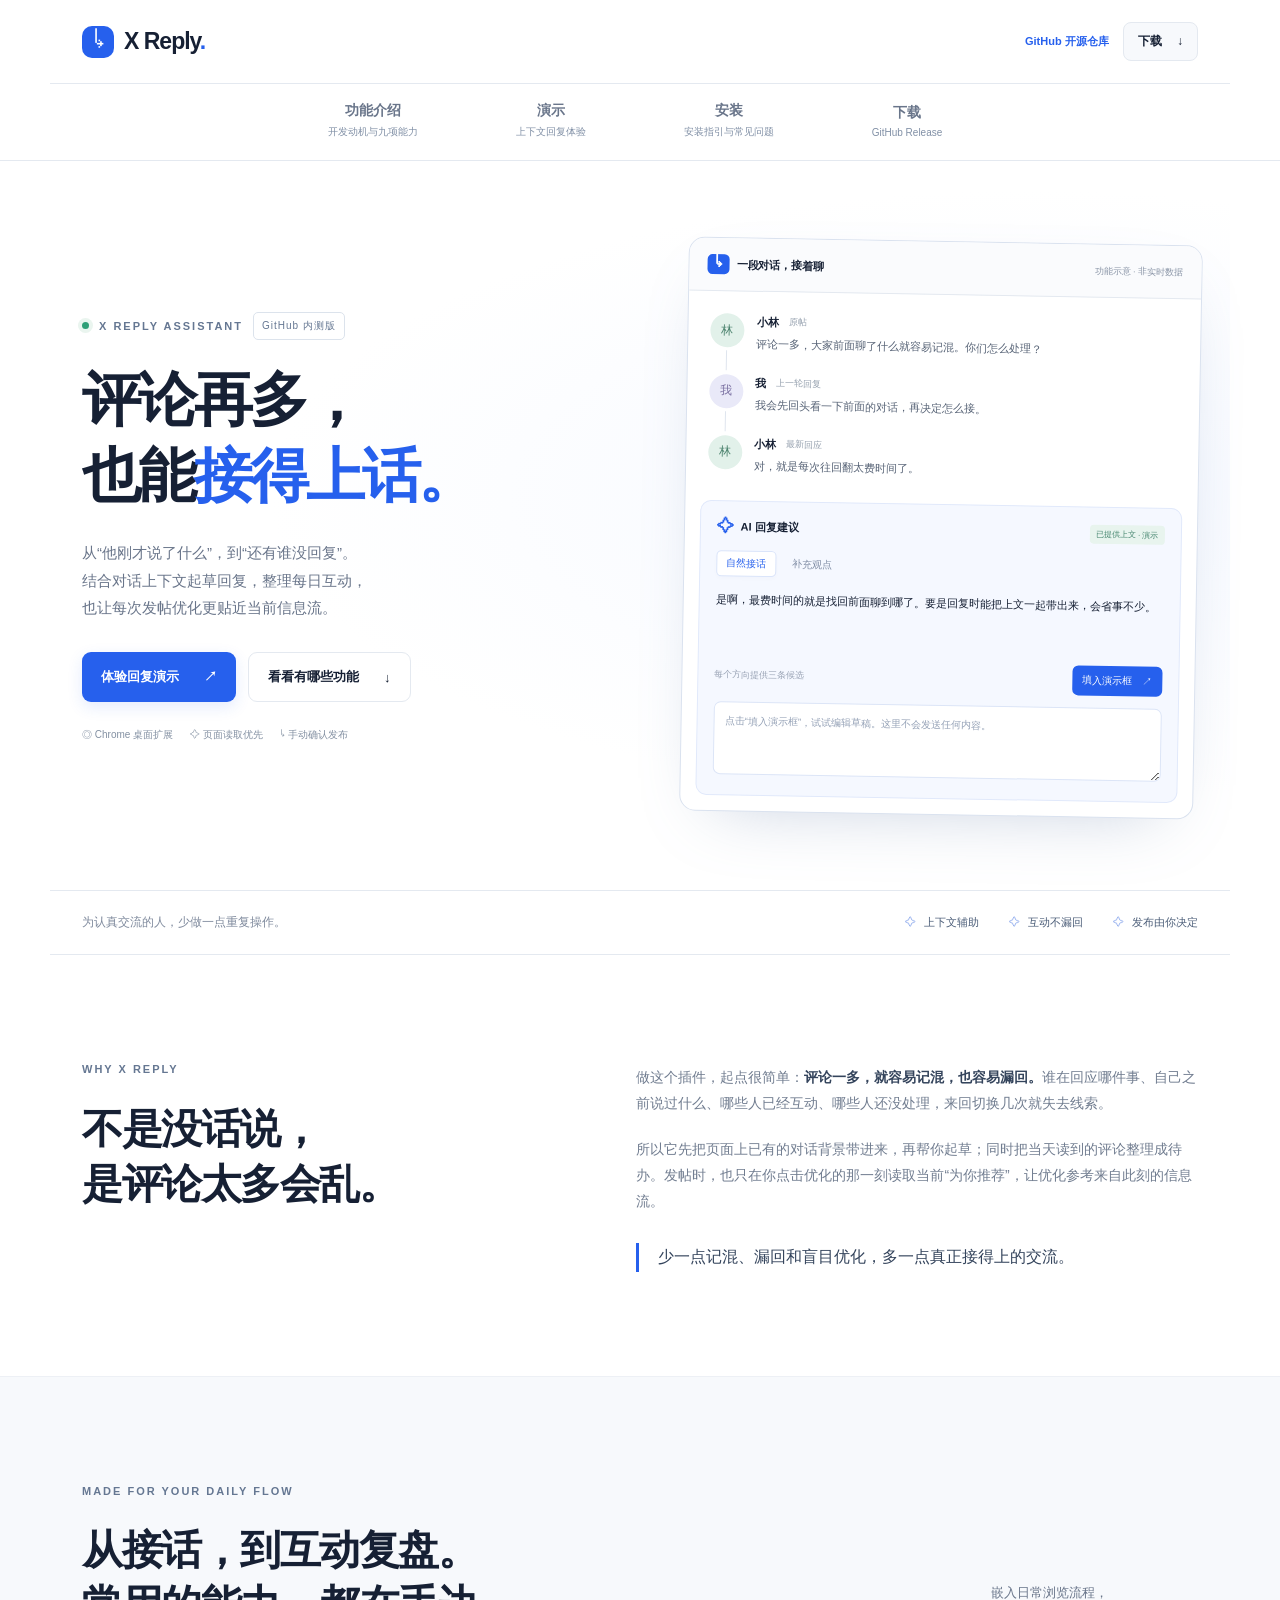
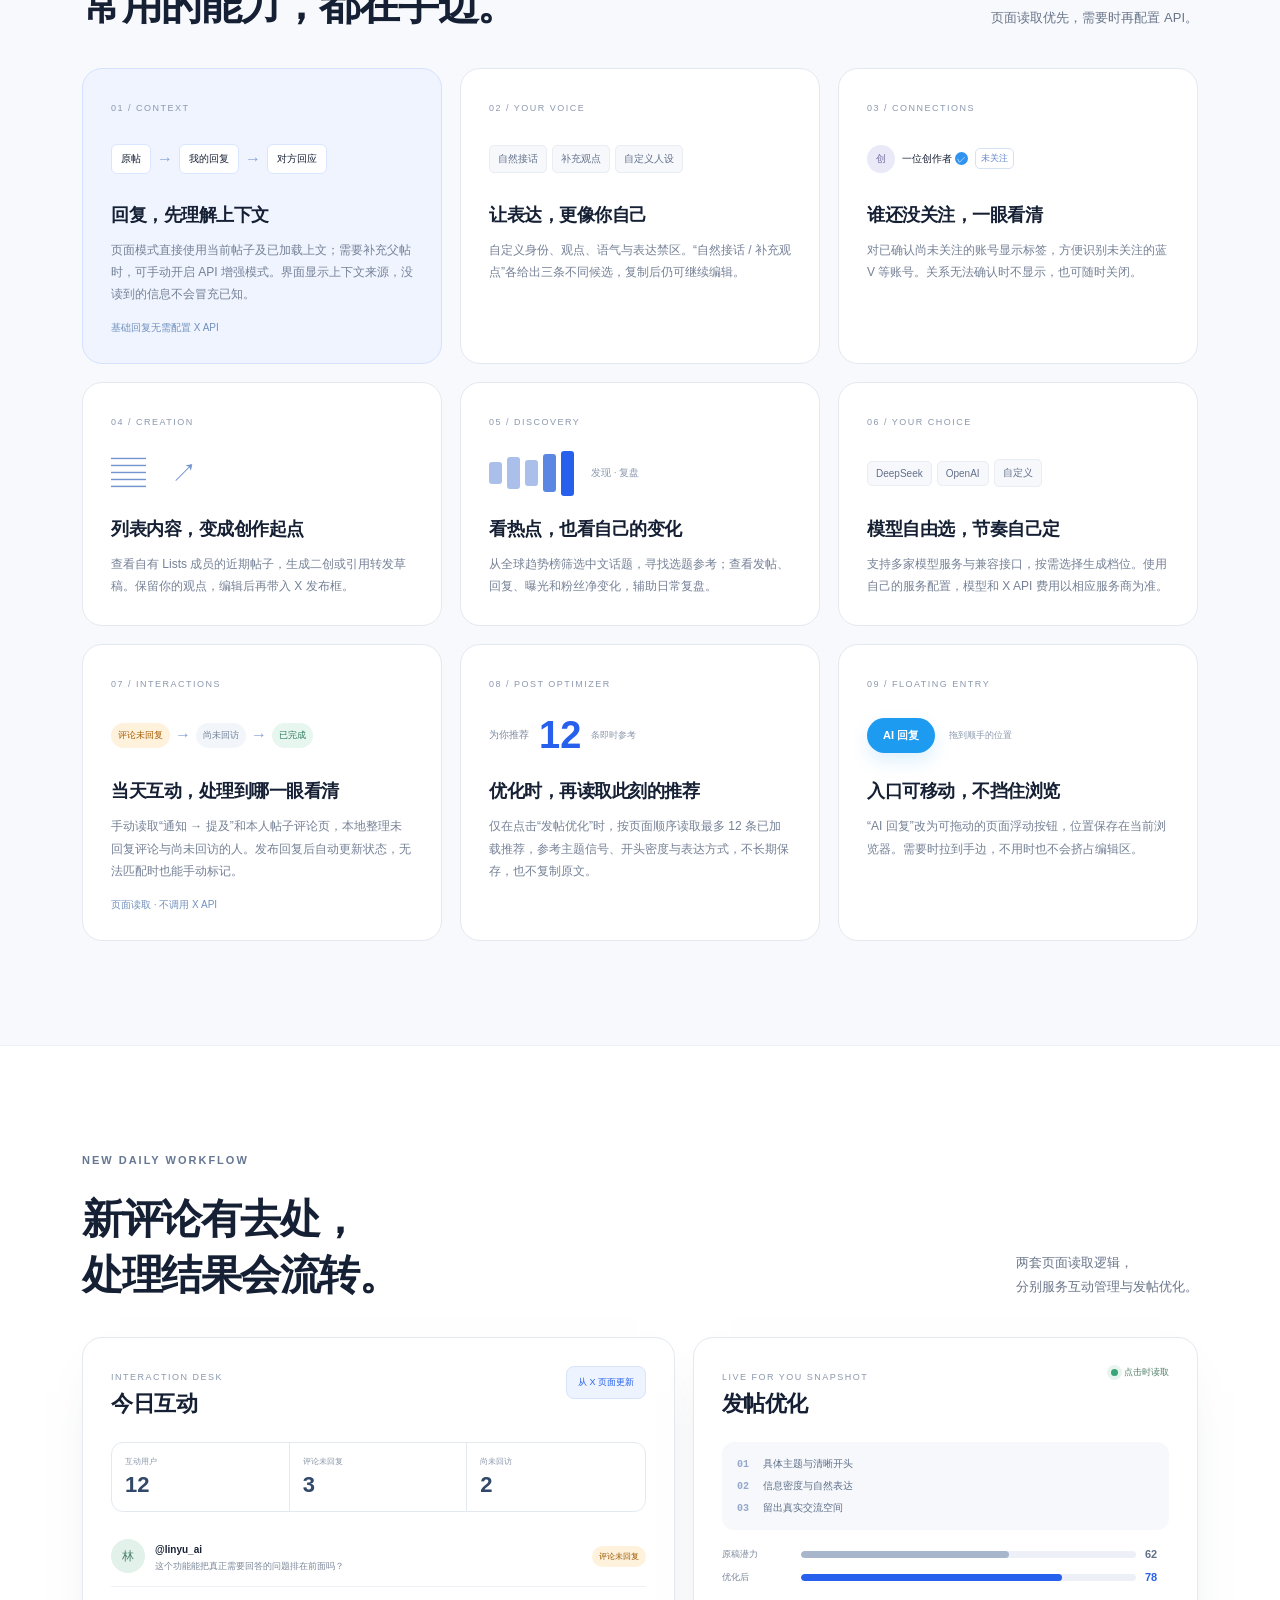
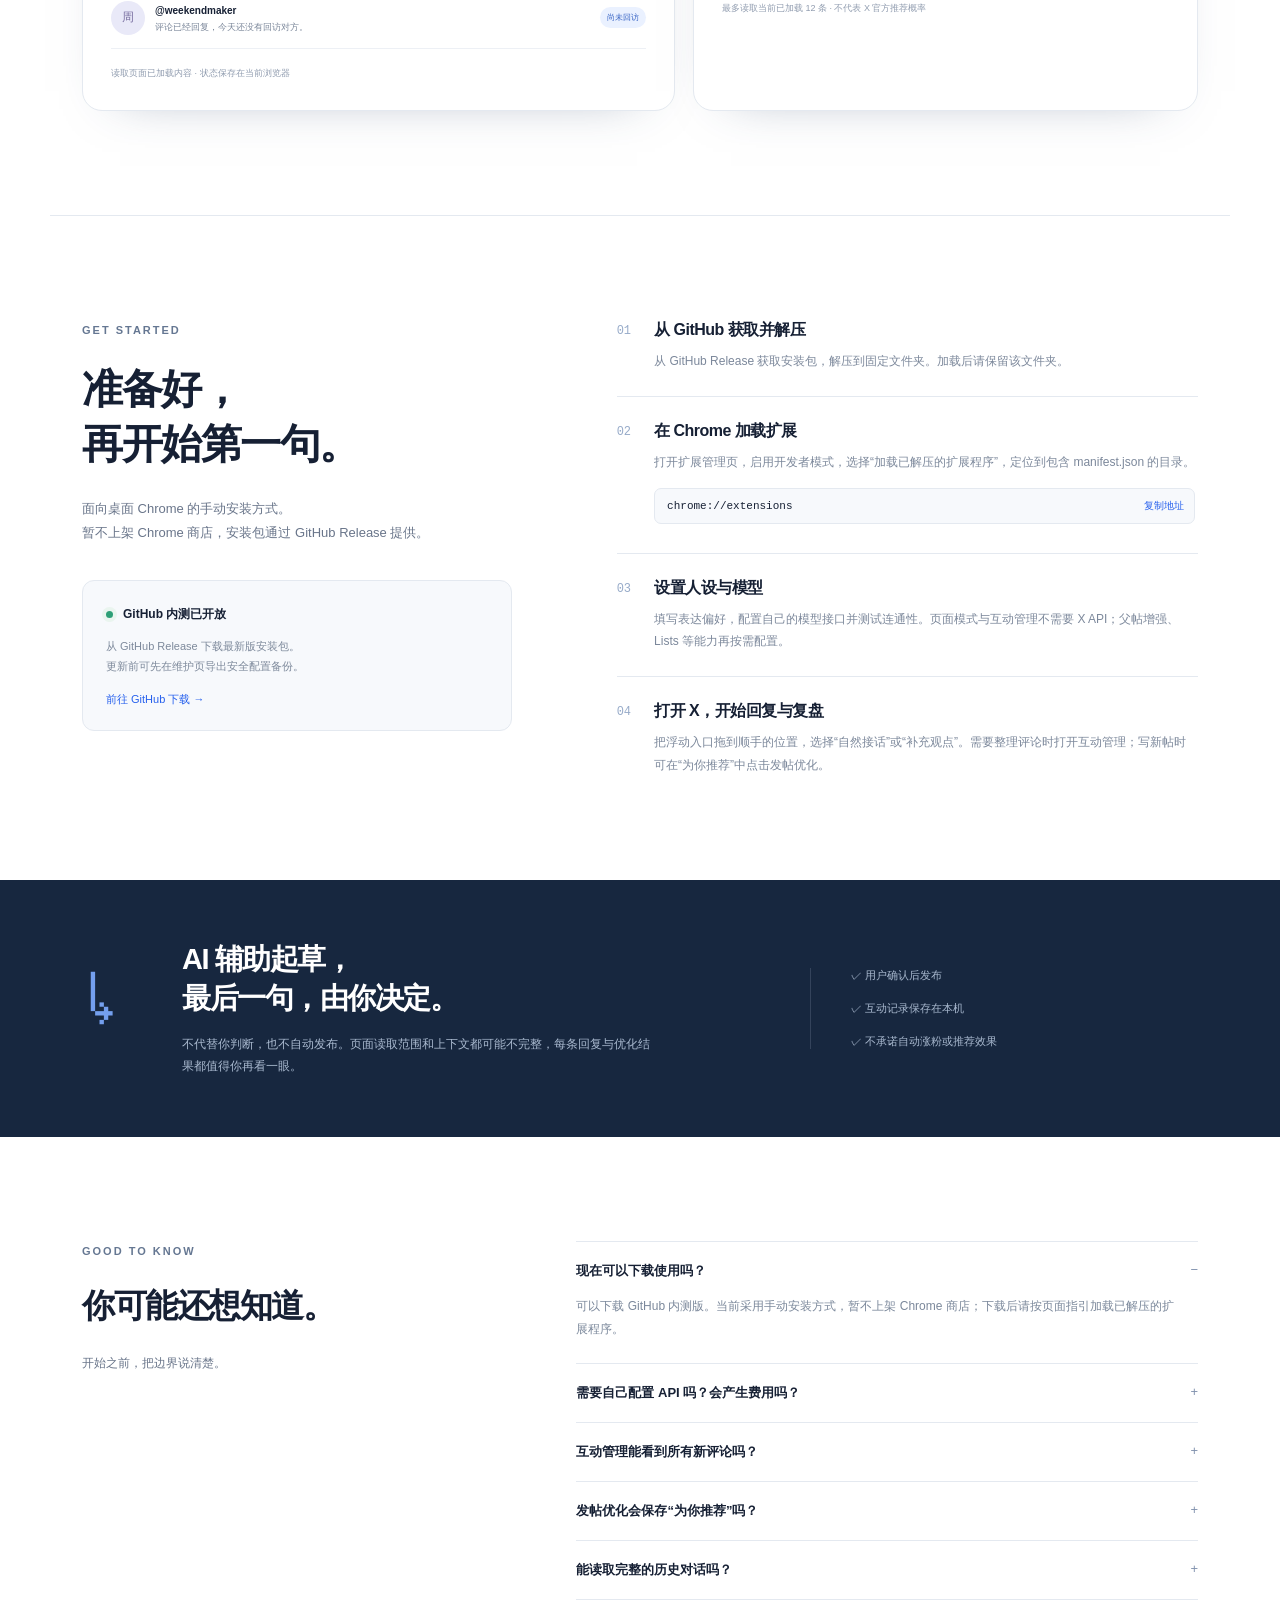
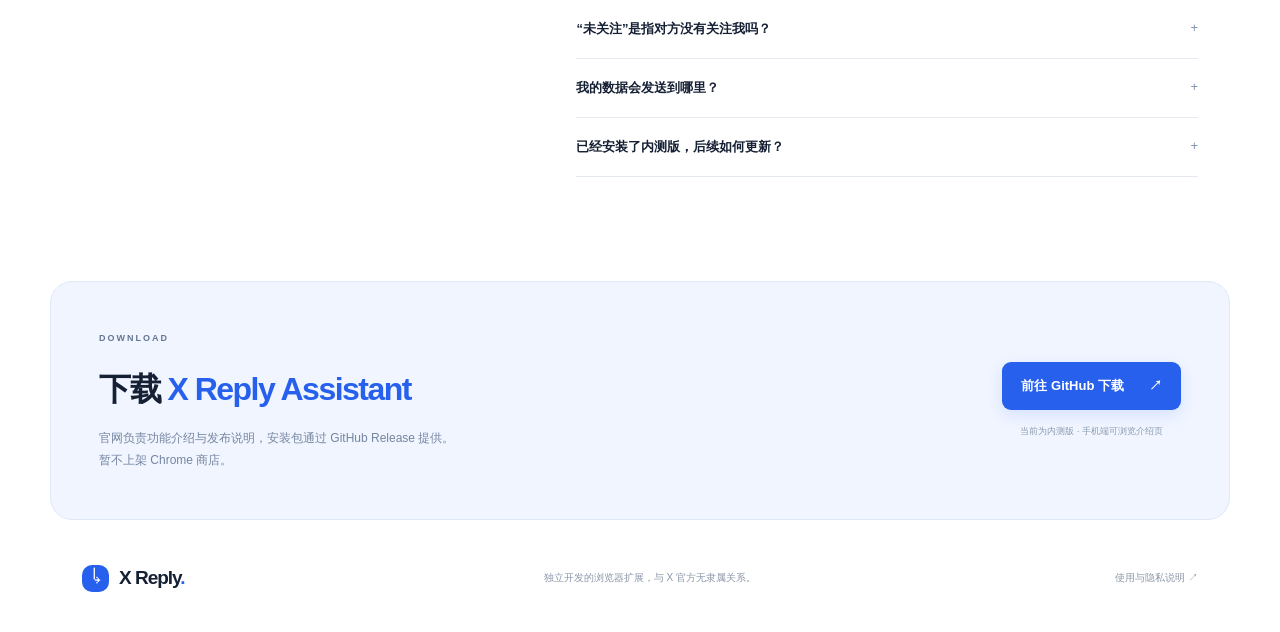
<file: landing-page/index.html>
<!doctype html>
<html lang="zh-CN">
<head>
  <meta charset="utf-8">
  <meta name="viewport" content="width=device-width, initial-scale=1">
  <meta name="description" content="X Reply Assistant：承接对话上下文、管理待回复评论，并在发帖优化时参考当前为你推荐。支持自定义表达、互动复盘与手动确认发布。GitHub 内测版开放下载。">
  <meta name="theme-color" content="#f7f9fc">
  <title>X Reply Assistant · 让每一次回复，都接得上</title>
  <link rel="icon" href="data:image/svg+xml,%3Csvg xmlns='http://www.w3.org/2000/svg' viewBox='0 0 40 40'%3E%3Crect width='40' height='40' rx='12' fill='%232660ed'/%3E%3Cpath d='M11 12h18v13H18l-7 6z' fill='none' stroke='white' stroke-width='2.5'/%3E%3C/svg%3E">
  <link rel="stylesheet" href="styles.css">
  <script src="script.js" defer></script>
</head>
<body>
  <a class="skip-link" href="#main">跳到正文</a>
  <header class="site-header">
    <a class="brand" href="#" aria-label="X Reply 首页"><span class="brand-icon" aria-hidden="true">↳</span><span>X Reply<span class="brand-dot">.</span></span></a>
    <div class="header-links">
      <div class="contact-links">
        <a class="author-link" href="https://github.com/nszhangkaikai-tech/x-reply-assistant" target="_blank" rel="noopener noreferrer"><strong>GitHub 开源仓库</strong></a>
      </div>
      <a class="header-cta" href="#download">下载 <span aria-hidden="true">↓</span></a>
    </div>
  </header>
  <nav class="anchor-nav" aria-label="页面导航">
    <div class="anchor-nav-inner">
      <a href="#story"><span>功能介绍</span><small>开发动机与九项能力</small></a>
      <a href="#demo"><span>演示</span><small>上下文回复体验</small></a>
      <a href="#start"><span>安装</span><small>安装指引与常见问题</small></a>
      <a href="#download"><span>下载</span><small>GitHub Release</small></a>
    </div>
  </nav>
  <main id="main">
    <section class="hero wrap">
      <div class="hero-copy">
        <p class="eyebrow"><span class="status-dot"></span> X REPLY ASSISTANT <span class="pill">GitHub 内测版</span></p>
        <h1>评论再多，<br>也能<span class="blue">接得上话。</span></h1>
        <p class="hero-intro">从“他刚才说了什么”，到“还有谁没回复”。<br>结合对话上下文起草回复，整理每日互动，<br class="desktop-break">也让每次发帖优化更贴近当前信息流。</p>
        <div class="actions"><a class="button primary" href="#demo">体验回复演示 <span aria-hidden="true">↗</span></a><a class="button secondary" href="#features">看看有哪些功能 <span aria-hidden="true">↓</span></a></div>
        <p class="hero-note"><span>◎ Chrome 桌面扩展</span><span>✧ 页面读取优先</span><span>↳ 手动确认发布</span></p>
      </div>
      <div class="hero-demo" id="demo">
        <div class="demo-top"><span><span class="tiny-logo">↳</span> 一段对话，接着聊</span><span class="demo-label">功能示意 · 非实时数据</span></div>
        <div class="thread">
          <div class="message"><span class="avatar mint">林</span><div><div class="message-meta"><b>小林</b><span>原帖</span></div><p>评论一多，大家前面聊了什么就容易记混。你们怎么处理？</p></div></div>
          <div class="message"><span class="avatar lavender">我</span><div><div class="message-meta"><b>我</b><span>上一轮回复</span></div><p>我会先回头看一下前面的对话，再决定怎么接。</p></div></div>
          <div class="message"><span class="avatar mint">林</span><div><div class="message-meta"><b>小林</b><span>最新回应</span></div><p>对，就是每次往回翻太费时间了。</p></div></div>
        </div>
        <div class="reply-box"><div class="reply-heading"><b><span class="spark">✧</span> AI 回复建议</b><span class="context-label">已提供上文 · 演示</span></div><div class="demo-tabs" role="group" aria-label="切换示例回复"><button type="button" data-reply="0" aria-pressed="true">自然接话</button><button type="button" data-reply="1" aria-pressed="false">补充观点</button></div><p id="reply-text" aria-live="polite">是啊，最费时间的就是找回前面聊到哪了。要是回复时能把上文一起带出来，会省事不少。</p><div class="reply-bottom"><span>每个方向提供三条候选</span><button class="fill-button" id="fill-reply" type="button">填入演示框 <span aria-hidden="true">↗</span></button></div><label class="sr-only" for="draft">演示回复草稿</label><textarea id="draft" rows="3" placeholder="点击“填入演示框”，试试编辑草稿。这里不会发送任何内容。"></textarea></div>
      </div>
    </section>
    <div class="trust-strip wrap"><span>为认真交流的人，少做一点重复操作。</span><div><span>上下文辅助</span><span>互动不漏回</span><span>发布由你决定</span></div></div>

    <section class="story section wrap" id="story"><div><p class="eyebrow">WHY X REPLY</p><h2>不是没话说，<br>是评论太多会乱。</h2></div><div class="story-body"><p>做这个插件，起点很简单：<strong>评论一多，就容易记混，也容易漏回。</strong>谁在回应哪件事、自己之前说过什么、哪些人已经互动、哪些人还没处理，来回切换几次就失去线索。</p><p>所以它先把页面上已有的对话背景带进来，再帮你起草；同时把当天读到的评论整理成待办。发帖时，也只在你点击优化的那一刻读取当前“为你推荐”，让优化参考来自此刻的信息流。</p><blockquote>少一点记混、漏回和盲目优化，多一点真正接得上的交流。</blockquote></div></section>

    <section class="features section" id="features"><div class="wrap"><div class="section-heading"><div><p class="eyebrow">MADE FOR YOUR DAILY FLOW</p><h2>从接话，到互动复盘。<br>常用的能力，都在手边。</h2></div><p>嵌入日常浏览流程，<br>页面读取优先，需要时再配置 API。</p></div><div class="feature-grid">
      <article class="feature-card featured"><span class="feature-index">01 / CONTEXT</span><div class="context-flow"><span>原帖</span><i>→</i><span>我的回复</span><i>→</i><span>对方回应</span></div><h3>回复，先理解上下文</h3><p>页面模式直接使用当前帖子及已加载上文；需要补充父帖时，可手动开启 API 增强模式。界面显示上下文来源，没读到的信息不会冒充已知。</p><span class="card-note">基础回复无需配置 X API</span></article>
      <article class="feature-card"><span class="feature-index">02 / YOUR VOICE</span><div class="style-tags"><span>自然接话</span><span>补充观点</span><span>自定义人设</span></div><h3>让表达，更像你自己</h3><p>自定义身份、观点、语气与表达禁区。“自然接话 / 补充观点”各给出三条不同候选，复制后仍可继续编辑。</p></article>
      <article class="feature-card"><span class="feature-index">03 / CONNECTIONS</span><div class="account-sample"><span class="avatar lavender">创</span><b>一位创作者 <span class="verified" aria-label="认证示意">✓</span></b><span class="unfollowed">未关注</span></div><h3>谁还没关注，一眼看清</h3><p>对已确认尚未关注的账号显示标签，方便识别未关注的蓝 V 等账号。关系无法确认时不显示，也可随时关闭。</p></article>
      <article class="feature-card"><span class="feature-index">04 / CREATION</span><div class="mini-symbol" aria-hidden="true">▤ <span>↗</span></div><h3>列表内容，变成创作起点</h3><p>查看自有 Lists 成员的近期帖子，生成二创或引用转发草稿。保留你的观点，编辑后再带入 X 发布框。</p></article>
      <article class="feature-card"><span class="feature-index">05 / DISCOVERY</span><div class="mini-bars" aria-hidden="true"><i></i><i></i><i></i><i></i><i></i><span>发现 · 复盘</span></div><h3>看热点，也看自己的变化</h3><p>从全球趋势榜筛选中文话题，寻找选题参考；查看发帖、回复、曝光和粉丝净变化，辅助日常复盘。</p></article>
      <article class="feature-card"><span class="feature-index">06 / YOUR CHOICE</span><div class="provider-tags"><span>DeepSeek</span><span>OpenAI</span><span>自定义</span></div><h3>模型自由选，节奏自己定</h3><p>支持多家模型服务与兼容接口，按需选择生成档位。使用自己的服务配置，模型和 X API 费用以相应服务商为准。</p></article>
      <article class="feature-card interaction-feature"><span class="feature-index">07 / INTERACTIONS</span><div class="status-flow"><span>评论未回复</span><i>→</i><span>尚未回访</span><i>→</i><span>已完成</span></div><h3>当天互动，处理到哪一眼看清</h3><p>手动读取“通知 → 提及”和本人帖子评论页，本地整理未回复评论与尚未回访的人。发布回复后自动更新状态，无法匹配时也能手动标记。</p><span class="card-note">页面读取 · 不调用 X API</span></article>
      <article class="feature-card optimize-feature"><span class="feature-index">08 / POST OPTIMIZER</span><div class="recommendation-sample"><span>为你推荐</span><b>12</b><small>条即时参考</small></div><h3>优化时，再读取此刻的推荐</h3><p>仅在点击“发帖优化”时，按页面顺序读取最多 12 条已加载推荐，参考主题信号、开头密度与表达方式，不长期保存，也不复制原文。</p></article>
      <article class="feature-card"><span class="feature-index">09 / FLOATING ENTRY</span><div class="floating-sample"><span>AI 回复</span><i>拖到顺手的位置</i></div><h3>入口可移动，不挡住浏览</h3><p>“AI 回复”改为可拖动的页面浮动按钮，位置保存在当前浏览器。需要时拉到手边，不用时也不会挤占编辑区。</p></article>
    </div></div></section>

    <section class="workflow section wrap" id="workflow">
      <div class="section-heading"><div><p class="eyebrow">NEW DAILY WORKFLOW</p><h2>新评论有去处，<br>处理结果会流转。</h2></div><p>两套页面读取逻辑，<br>分别服务互动管理与发帖优化。</p></div>
      <div class="workflow-grid">
        <article class="workflow-card interaction-board">
          <div class="workflow-card-head"><div><span class="feature-index">INTERACTION DESK</span><h3>今日互动</h3></div><button type="button" disabled>从 X 页面更新</button></div>
          <div class="mini-stats"><span><small>互动用户</small><b>12</b></span><span><small>评论未回复</small><b>3</b></span><span><small>尚未回访</small><b>2</b></span></div>
          <div class="interaction-row"><span class="avatar mint">林</span><div><b>@linyu_ai</b><p>这个功能能把真正需要回答的问题排在前面吗？</p></div><em class="state waiting">评论未回复</em></div>
          <div class="interaction-row"><span class="avatar lavender">周</span><div><b>@weekendmaker</b><p>评论已经回复，今天还没有回访对方。</p></div><em class="state visiting">尚未回访</em></div>
          <p class="workflow-note">读取页面已加载内容 · 状态保存在当前浏览器</p>
        </article>
        <article class="workflow-card optimizer-board">
          <div class="workflow-card-head"><div><span class="feature-index">LIVE FOR YOU SNAPSHOT</span><h3>发帖优化</h3></div><span class="live-badge"><i></i> 点击时读取</span></div>
          <div class="snapshot"><span><b>01</b> 具体主题与清晰开头</span><span><b>02</b> 信息密度与自然表达</span><span><b>03</b> 留出真实交流空间</span></div>
          <div class="score-line"><span>原稿潜力</span><i><b style="width:62%"></b></i><strong>62</strong></div>
          <div class="score-line improved"><span>优化后</span><i><b style="width:78%"></b></i><strong>78</strong></div>
          <p class="workflow-note">最多读取当前已加载 12 条 · 不代表 X 官方推荐概率</p>
        </article>
      </div>
    </section>

    <section class="start section wrap" id="start"><div class="start-intro"><p class="eyebrow">GET STARTED</p><h2>准备好，<br>再开始第一句。</h2><p>面向桌面 Chrome 的手动安装方式。<br>暂不上架 Chrome 商店，安装包通过 GitHub Release 提供。</p><div class="availability"><span class="status-dot"></span><b>GitHub 内测已开放</b><p>从 GitHub Release 下载最新版安装包。<br>更新前可先在维护页导出安全配置备份。</p><a href="https://github.com/nszhangkaikai-tech/x-reply-assistant/releases/latest" target="_blank" rel="noopener noreferrer">前往 GitHub 下载 →</a></div></div><ol class="steps"><li><span class="step-number">01</span><div><h3>从 GitHub 获取并解压</h3><p>从 GitHub Release 获取安装包，解压到固定文件夹。加载后请保留该文件夹。</p></div></li><li><span class="step-number">02</span><div><h3>在 Chrome 加载扩展</h3><p>打开扩展管理页，启用开发者模式，选择“加载已解压的扩展程序”，定位到包含 manifest.json 的目录。</p><div class="copy-row"><code>chrome://extensions</code><button id="copy-address" type="button">复制地址</button></div><span class="copy-status" id="copy-status" role="status"></span></div></li><li><span class="step-number">03</span><div><h3>设置人设与模型</h3><p>填写表达偏好，配置自己的模型接口并测试连通性。页面模式与互动管理不需要 X API；父帖增强、Lists 等能力再按需配置。</p></div></li><li><span class="step-number">04</span><div><h3>打开 X，开始回复与复盘</h3><p>把浮动入口拖到顺手的位置，选择“自然接话”或“补充观点”。需要整理评论时打开互动管理；写新帖时可在“为你推荐”中点击发帖优化。</p></div></li></ol></section>

    <section class="boundary"><div class="wrap boundary-inner"><span class="boundary-icon" aria-hidden="true">↳</span><div><h2>AI 辅助起草，<br>最后一句，由你决定。</h2><p>不代替你判断，也不自动发布。页面读取范围和上下文都可能不完整，每条回复与优化结果都值得你再看一眼。</p></div><div class="boundary-notes"><span>✓ 用户确认后发布</span><span>✓ 互动记录保存在本机</span><span>✓ 不承诺自动涨粉或推荐效果</span></div></div></section>

    <section class="faq section wrap" id="faq"><div><p class="eyebrow">GOOD TO KNOW</p><h2>你可能还想知道。</h2><p class="muted">开始之前，把边界说清楚。</p></div><div class="faq-list"><details open><summary>现在可以下载使用吗？</summary><p>可以下载 GitHub 内测版。当前采用手动安装方式，暂不上架 Chrome 商店；下载后请按页面指引加载已解压的扩展程序。</p></details><details><summary>需要自己配置 API 吗？会产生费用吗？</summary><p>AI 回复和发帖优化需要配置你自己的模型服务。页面模式回复、互动管理与未关注标识不依赖 X API；父帖增强、Lists 与趋势等功能才需要相应的 X 配置。实际费用以各服务商为准。</p></details><details><summary>互动管理能看到所有新评论吗？</summary><p>不能保证。它不调用 X API，只读取“通知 → 提及”和本人帖子评论页中已经加载的内容。折叠、尚未滚动加载、已删除或其他设备上的操作可能无法自动识别，因此保留手动更新与手动标记。</p></details><details><summary>发帖优化会保存“为你推荐”吗？</summary><p>不会长期保存。只有在 X 首页“为你推荐”中点击优化时，才按页面顺序读取最多 12 条已加载帖子作为本次参考；不会复制原文，也不代表 X 官方推荐概率。</p></details><details><summary>能读取完整的历史对话吗？</summary><p>不能保证。页面模式使用当前帖子及已经加载的上文；API 增强模式可尝试补充有限层级的父帖。帖子可见性和接口限制都会影响结果，缺少的信息需要人工核对。</p></details><details><summary>“未关注”是指对方没有关注我吗？</summary><p>不是。它表示你尚未关注这个账号，不等于对方没有回关你。只有能够确认关系时才显示，不仅限于蓝 V，也不自动关注或取关。</p></details><details><summary>我的数据会发送到哪里？</summary><p>插件设置、凭证和互动记录保存在当前浏览器本地。生成回复或优化帖子时，相关帖文、上下文、人设，以及本次读取的推荐快照会发送给你配置的模型服务商；只有启用 X API 功能时才请求 X 接口。本介绍页不收集凭证或反馈。</p></details><details><summary>已经安装了内测版，后续如何更新？</summary><p>在维护页导出安全配置备份，再检查 GitHub 最新版本并下载替换原扩展目录。回到 Chrome 扩展管理页点击“重新加载”即可。</p></details></div></section>

    <section class="release wrap" id="download"><div><p class="eyebrow">DOWNLOAD</p><h2>下载 <span class="blue">X Reply Assistant</span></h2><p>官网负责功能介绍与发布说明，安装包通过 GitHub Release 提供。<br>暂不上架 Chrome 商店。</p></div><div class="release-action"><a class="button primary" href="https://github.com/nszhangkaikai-tech/x-reply-assistant/releases/latest" target="_blank" rel="noopener noreferrer">前往 GitHub 下载 <span aria-hidden="true">↗</span></a><span>当前为内测版 · 手机端可浏览介绍页</span></div></section>
  </main>
  <footer class="wrap"><a class="brand" href="#"><span class="brand-icon" aria-hidden="true">↳</span><span>X Reply<span class="brand-dot">.</span></span></a><p>独立开发的浏览器扩展，与 X 官方无隶属关系。</p><a href="#faq">使用与隐私说明 ↗</a></footer>
</body>
</html>
</file>
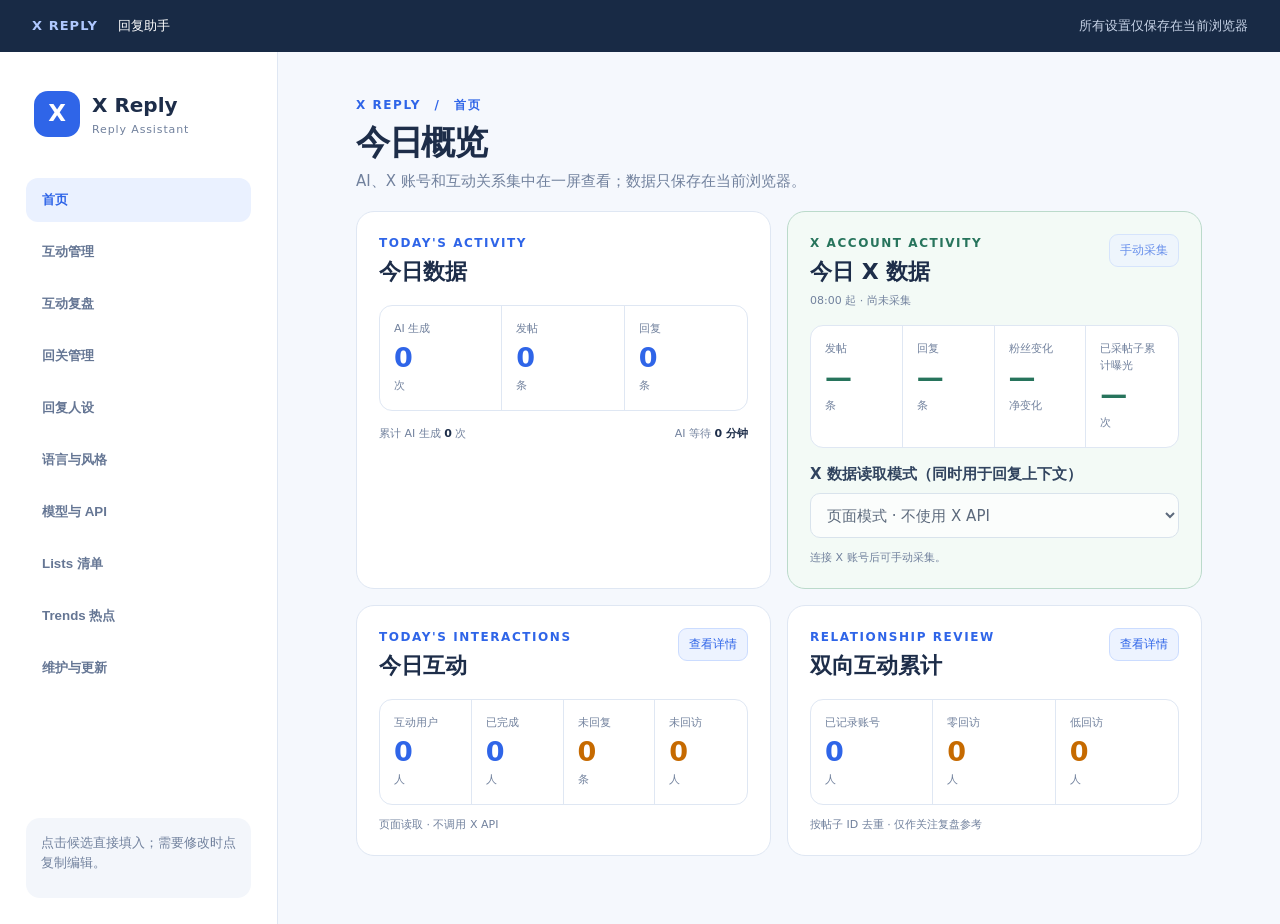
<file: extension/options.html>
<!doctype html>
<html lang="zh-CN">
  <head>
    <meta charset="utf-8">
    <meta name="viewport" content="width=device-width, initial-scale=1">
    <title>X Reply Assistant 设置</title>
    <link rel="stylesheet" href="options.css">
  </head>
  <body>
    <div class="topbar"><b>X REPLY</b><span>回复助手</span><span class="topbar-note">所有设置仅保存在当前浏览器</span></div>
    <div class="shell">
      <aside>
        <div class="brand"><span class="brand-mark">X</span><div><strong>X Reply</strong><small>Reply Assistant</small></div></div>
        <nav>
          <button class="nav-item active" type="button" data-page="home">首页</button>
          <button class="nav-item" type="button" data-page="interactions">互动管理</button>
          <button class="nav-item" type="button" data-page="relationship">互动复盘</button>
          <button class="nav-item" type="button" data-page="followback">回关管理</button>
          <button class="nav-item" type="button" data-page="profile">回复人设</button>
          <button class="nav-item" type="button" data-page="style">语言与风格</button>
          <button class="nav-item" type="button" data-page="api">模型与 API</button>
          <button class="nav-item" type="button" data-page="lists">Lists 清单</button>
          <button class="nav-item" type="button" data-page="trends">Trends 热点</button>
          <button class="nav-item" type="button" data-page="maintenance">维护与更新</button>
        </nav>
        <div class="sidebar-foot">点击候选直接填入；需要修改时点复制编辑。<span id="sidebar-version"></span></div>
      </aside>
      <main>
        <section class="settings-page active" data-page="home">
          <header class="page-header home-header"><div><p class="crumb">X REPLY　/　首页</p><h1>今日概览</h1><p>AI、X 账号和互动关系集中在一屏查看；数据只保存在当前浏览器。</p></div><p id="stats-date" class="stats-date"></p></header>
          <div class="home-dashboard-grid">
            <section class="home-dashboard-card" aria-label="今日数据">
              <div class="home-card-heading"><div><p class="eyebrow">TODAY'S ACTIVITY</p><h2>今日数据</h2></div></div>
              <div class="home-metrics three">
                <article><p>AI 生成</p><strong id="today-generation">0</strong><span>次</span></article>
                <article><p>发帖</p><strong id="today-posts">0</strong><span>条</span></article>
                <article><p>回复</p><strong id="today-replies">0</strong><span>条</span></article>
              </div>
              <div class="home-card-foot"><span>累计 AI 生成 <b id="total-generation">0</b> 次</span><span>AI 等待 <b id="total-duration">0 分钟</b></span></div>
            </section>

            <section class="home-dashboard-card home-x-card" aria-label="今日 X 账号数据">
              <div class="home-card-heading"><div><p class="eyebrow">X ACCOUNT ACTIVITY</p><h2>今日 X 数据</h2><p id="home-x-window" class="stats-date">08:00 起 · 尚未采集</p></div><button id="home-x-refresh" class="secondary compact-button" type="button" disabled>手动采集</button></div>
              <div class="home-metrics four">
                <article><p>发帖</p><strong id="home-x-posts">—</strong><span>条</span></article>
                <article><p>回复</p><strong id="home-x-replies">—</strong><span>条</span></article>
                <article><p>粉丝变化</p><strong id="home-x-followers">—</strong><span>净变化</span></article>
                <article><p>已采帖子累计曝光</p><strong id="home-x-impressions">—</strong><span>次</span></article>
              </div>
              <label for="home-x-mode">X 数据读取模式（同时用于回复上下文）</label><select id="home-x-mode" disabled><option value="page">页面模式 · 不使用 X API</option><option value="api">API 模式 · 使用 X API 额度</option></select><p id="home-x-progress" class="home-card-status"></p>
              <button id="home-x-switch-page" class="secondary hidden" type="button">切换页面模式</button><p id="home-x-status" class="home-card-status" role="status">连接 X 账号后可手动采集。</p>
            </section>

            <section class="home-dashboard-card" aria-label="今日互动">
              <div class="home-card-heading"><div><p class="eyebrow">TODAY'S INTERACTIONS</p><h2>今日互动</h2></div><button class="secondary compact-button" type="button" data-open-page="interactions">查看详情</button></div>
              <div class="home-metrics four">
                <article><p>互动用户</p><strong id="home-interaction-people">0</strong><span>人</span></article>
                <article><p>已完成</p><strong id="home-interaction-complete">0</strong><span>人</span></article>
                <article class="attention"><p>未回复</p><strong id="home-interaction-unreplied">0</strong><span>条</span></article>
                <article class="attention"><p>未回访</p><strong id="home-interaction-unvisited">0</strong><span>人</span></article>
              </div>
              <p class="home-card-status">页面读取 · 不调用 X API</p>
            </section>

            <section class="home-dashboard-card" aria-label="双向互动累计">
              <div class="home-card-heading"><div><p class="eyebrow">RELATIONSHIP REVIEW</p><h2>双向互动累计</h2></div><button class="secondary compact-button" type="button" data-open-page="relationship">查看详情</button></div>
              <div class="home-metrics three">
                <article><p>已记录账号</p><strong id="home-relationship-people">0</strong><span>人</span></article>
                <article class="attention"><p>零回访</p><strong id="home-relationship-zero">0</strong><span>人</span></article>
                <article class="attention"><p>低回访</p><strong id="home-relationship-low">0</strong><span>人</span></article>
              </div>
              <p class="home-card-status">按帖子 ID 去重 · 仅作关注复盘参考</p>
            </section>
          </div>
        </section>

        <section class="settings-page" data-page="interactions">
          <header class="page-header interaction-header">
            <div><p class="crumb">X REPLY　/　互动管理</p><h1>今天，还有谁没互动？</h1><p>整理当前 X 页面已经加载的评论，避免漏回，也方便安排回访。</p></div>
            <div class="interaction-update"><div><button id="interaction-open-mentions" class="secondary" type="button">打开评论通知</button><button id="interaction-refresh" class="primary" type="button">从 X 页面更新</button></div><p id="interaction-updated-at" class="stats-date">尚未更新</p></div>
          </header>
          <div class="interaction-scope"><strong>统计范围</strong><span>不调用 X API，只读取“通知 → 提及”和你自己帖子的评论详情页。你在 X 发布回复后会自动更新“已回复”；在对方帖子下回复会自动更新“已回访”。手动标记继续作为兜底。</span></div>
          <section class="stats-panel">
            <div class="stats-heading"><div><p class="eyebrow">TODAY'S INTERACTIONS</p><h2>今日互动</h2></div><p id="interaction-date" class="stats-date"></p></div>
            <div class="stats-grid interaction-stats">
              <article><p>互动用户</p><strong id="interaction-people">0</strong><span>人</span></article>
              <article><p>已完成互动</p><strong id="interaction-complete">0</strong><span>人</span></article>
              <article class="needs-attention"><p>评论未回复</p><strong id="interaction-unreplied">0</strong><span>条</span></article>
              <article class="needs-attention"><p>尚未回访</p><strong id="interaction-unvisited">0</strong><span>人</span></article>
            </div>
          </section>
          <section class="panel interaction-panel">
            <div class="interaction-toolbar">
              <div class="interaction-tabs" role="tablist" aria-label="互动状态筛选">
                <button class="active" type="button" data-interaction-filter="pending">待处理</button>
                <button type="button" data-interaction-filter="reply">评论未回复</button>
                <button type="button" data-interaction-filter="visit">尚未回访</button>
                <button type="button" data-interaction-filter="done">已完成</button>
                <button type="button" data-interaction-filter="all">全部</button>
              </div>
              <p id="interaction-result-count" class="stats-date">0 项记录</p>
            </div>
            <p id="interaction-status" class="hint" role="status"></p>
            <div id="interaction-list" class="interaction-list"></div>
            <div id="interaction-empty" class="interaction-empty">还没有这个分类的记录。</div>
          </section>
        </section>

        <section class="settings-page" data-page="relationship">
          <header class="page-header interaction-header">
            <div><p class="crumb">X REPLY　/　互动复盘</p><h1>哪些互动，真正有来有往？</h1><p>按账号累计双方在不同帖子中的互动，方便后续整理关注关系。</p></div>
            <div class="interaction-update"><div><button id="relationship-open-mentions" class="secondary" type="button">打开评论通知</button><button id="relationship-refresh" class="primary" type="button">从 X 页面更新</button></div><p id="relationship-updated-at" class="stats-date">尚未更新</p></div>
          </header>
          <div class="interaction-scope"><strong>统计范围</strong><span>不调用 X API。主动互动在你发布回复时按对方帖子 ID 去重记录；对方来访通过“通知 → 提及”和本人帖子评论页读取。</span></div>
          <section class="panel relationship-panel">
            <div class="panel-heading relationship-heading"><div><p class="eyebrow">RELATIONSHIP REVIEW</p><h2>双向互动累计</h2><p>按帖子 ID 记录你去对方帖子互动的次数，以及对方来你这里评论或回复的次数。同一条帖子只计算一次，不会自动取消关注。</p></div></div>
            <div class="stats-grid relationship-stats">
              <article><p>已记录账号</p><strong id="relationship-people">0</strong><span>人</span></article>
              <article class="needs-attention"><p>零回访</p><strong id="relationship-zero">0</strong><span>人</span></article>
              <article class="needs-attention"><p>低回访</p><strong id="relationship-low">0</strong><span>人</span></article>
              <article><p>互动正常</p><strong id="relationship-balanced">0</strong><span>人</span></article>
            </div>
            <div class="relationship-controls" aria-label="互动账号筛选">
              <label class="relationship-search"><span class="sr-only">搜索账号</span><input id="relationship-search" type="search" placeholder="搜索用户名或 @ID"></label>
              <label class="relationship-select"><span>排序</span><select id="relationship-sort"><option value="risk">低回访优先</option><option value="outbound">我互动最多</option><option value="inbound">对方来访最多</option><option value="rate">回访比例最低</option></select></label>
              <label class="relationship-select"><span>每页</span><select id="relationship-page-size"><option value="10">10 个</option><option value="20" selected>20 个</option><option value="50">50 个</option><option value="100">100 个</option></select></label>
            </div>
            <div class="interaction-toolbar relationship-toolbar">
              <div class="interaction-tabs" role="tablist" aria-label="双向互动筛选">
                <button class="active" type="button" data-relationship-filter="candidates">关注复盘</button>
                <button type="button" data-relationship-filter="zero">零回访</button>
                <button type="button" data-relationship-filter="low">低回访</button>
                <button type="button" data-relationship-filter="balanced">互动正常</button>
                <button type="button" data-relationship-filter="all">全部</button>
              </div>
              <p id="relationship-result-count" class="stats-date">筛选后 0 / 共 0 个账号</p>
            </div>
            <div id="relationship-list" class="relationship-list"></div>
            <div id="relationship-empty" class="interaction-empty">还没有符合条件的累计互动记录。</div>
            <div class="relationship-pagination" aria-label="互动账号翻页">
              <button id="relationship-prev" class="secondary" type="button">上一页</button>
              <span id="relationship-page-info">第 1 / 1 页</span>
              <button id="relationship-next" class="secondary" type="button">下一页</button>
            </div>
            <p id="relationship-status" class="hint" role="status"></p>
            <p class="hint relationship-rule">低回访：你累计互动至少 3 条不同帖子，对方累计互动少于你的一半；零回访单独标记。统计仅覆盖插件实际记录到的页面内容。</p>
          </section>
        </section>

        <section class="settings-page" data-page="followback">
          <header class="page-header interaction-header">
            <div><p class="crumb">X REPLY　/　回关管理</p><h1>哪些关注，还没有回关？</h1><p>读取你自己的 Following 页面已加载内容，快速筛选未回关账号。</p></div>
            <div class="interaction-update"><div><button id="followback-open-x" class="primary" type="button">打开 Following 页面</button></div><p id="followback-updated-at" class="stats-date">尚未扫描</p></div>
          </header>
          <div class="interaction-scope"><strong>统计范围</strong><span>不调用 X API，不逐个访问账号；只复用 X 页面滚动时已经返回的关注关系。未滚动加载到的历史账号会显示为“待复查”。</span></div>
          <section class="panel relationship-panel">
            <div class="followback-account-row">
              <label class="relationship-select"><span>当前账号</span><select id="followback-account"><option value="">尚未扫描</option></select></label>
              <p id="followback-scan-note" class="stats-date">先打开自己的 Following 页面并向下滚动。</p>
            </div>
            <div class="stats-grid relationship-stats followback-stats">
              <article><p>历史记录</p><strong id="followback-total">0</strong><span>人</span></article>
              <article class="needs-attention"><p>未回关</p><strong id="followback-non">0</strong><span>人</span></article>
              <article><p>新增回关</p><strong id="followback-returned">0</strong><span>人</span></article>
              <article><p>待复查</p><strong id="followback-pending">0</strong><span>人</span></article>
            </div>
            <div class="relationship-controls" aria-label="回关账号筛选">
              <label class="relationship-search"><span class="sr-only">搜索账号</span><input id="followback-search" type="search" placeholder="搜索用户名或 @ID"></label>
              <label class="relationship-select"><span>排序</span><select id="followback-sort"><option value="checked">最近检查</option><option value="first">最早发现</option><option value="handle">账号名称</option></select></label>
              <label class="relationship-select"><span>每页</span><select id="followback-page-size"><option value="10">10 个</option><option value="20" selected>20 个</option><option value="50">50 个</option><option value="100">100 个</option></select></label>
            </div>
            <div class="interaction-toolbar relationship-toolbar">
              <div class="interaction-tabs" role="tablist" aria-label="回关状态筛选">
                <button class="active" type="button" data-followback-filter="non">未回关</button>
                <button type="button" data-followback-filter="returned">新增回关</button>
                <button type="button" data-followback-filter="pending">待复查</button>
                <button type="button" data-followback-filter="all">全部记录</button>
              </div>
              <p id="followback-result-count" class="stats-date">筛选后 0 / 共 0 个账号</p>
            </div>
            <div id="followback-list" class="relationship-list"></div>
            <div id="followback-empty" class="interaction-empty">还没有符合条件的回关记录。</div>
            <div class="relationship-pagination" aria-label="回关账号翻页">
              <button id="followback-prev" class="secondary" type="button">上一页</button>
              <span id="followback-page-info">第 1 / 1 页</span>
              <button id="followback-next" class="secondary" type="button">下一页</button>
            </div>
            <p class="hint relationship-rule">“新增回关”表示这个账号曾被记录为未回关，之后重新检查时已经回关。插件只做标记，不会自动关注或取消关注。</p>
          </section>
        </section>

        <section class="settings-page" data-page="profile">
          <header class="page-header"><div><p class="crumb">回复设置　/　回复人设</p><h1>让每条回复都像你自己写的。</h1><p>定义身份、观点、口吻和不能碰的表达。</p></div></header>
          <section class="panel">
            <div class="panel-heading"><div><p class="eyebrow">REPLY PERSONA</p><h2>回复人设</h2><p>这里写你的身份、习惯、偏好和禁忌。它只保存在浏览器本地。</p></div></div>
            <label for="persona">人物性格 MD</label>
            <textarea id="persona" rows="14" placeholder="# 身份\n独立 AI 产品创始人\n\n# 语气\n直接、克制、有具体观点。\n\n# 禁止\n不使用空泛的赞美或营销黑话。"></textarea>
            <div class="import-row"><input id="file" type="file" accept=".md,text/markdown,text/plain"><span>可导入已有的 Markdown 人设文件</span></div>
          </section>
          <div class="page-actions"><p id="profile-status" class="save-status" role="status"></p><button id="save-profile" class="primary" type="button">保存人设</button></div>
        </section>

        <section class="settings-page" data-page="style">
          <header class="page-header"><div><p class="crumb">回复设置　/　语言与风格</p><h1>决定它怎么说话。</h1><p>语言跟随原帖或固定指定；风格规则会附在每次生成请求里。</p></div></header>
          <section class="panel">
            <div class="panel-heading"><div><p class="eyebrow">VOICE CONTROL</p><h2>语言与风格</h2><p>控制回复用什么语言，以及要避开什么表达。</p></div></div>
            <div class="form-grid">
              <div><label for="reply-language">回复语言</label><select id="reply-language"><option value="follow">跟随原帖语言</option><option value="zh-CN">简体中文</option><option value="en">英文</option><option value="ja">日文</option><option value="ko">韩文</option><option value="es">西班牙文</option></select></div>
              <div><label for="generation-mode">推理档位</label><select id="generation-mode"><option value="fast">快速模式</option><option value="balanced">平衡模式</option><option value="deep">深度模式</option></select></div>
            </div>
            <p class="hint">快速模式适合日常回复，不展示模型思考过程。</p>
            <label for="reply-context-mode">X 数据读取模式</label>
            <select id="reply-context-mode" disabled>
              <option value="page">页面模式（默认，上下文与统计均不使用 X API）</option>
              <option value="api">API 模式（上下文与统计使用 X 授权）</option>
            </select>
            <p class="hint" id="reply-context-hint">页面模式使用当前帖及帖子详情页中已加载的上文；不会调用 X API 查找父帖。两种模式都需要配置 AI 模型服务，生成后由你确认发布。</p>
            <button id="configure-context-api" class="secondary hidden" type="button">前往手动配置 X 授权</button>
            <label class="toggle" for="de-ai"><input id="de-ai" type="checkbox" checked><span><b>去 AI 味</b><small>让模型遵守你维护的自然表达规则</small></span></label>
            <label for="de-ai-prompt">去 AI 味规则</label>
            <textarea id="de-ai-prompt" rows="7" placeholder="写清楚你希望避开什么表达、保留什么口吻。"></textarea>
            <p class="hint">关闭开关后，这段规则不会发送给模型。</p>
          </section>
          <div class="page-actions"><p id="style-status" class="save-status" role="status"></p><button id="save-style" class="primary" type="button">保存语言与风格</button></div>
        </section>

        <section class="settings-page" data-page="api">
          <header class="page-header"><div><p class="crumb">回复设置　/　模型与 API</p><h1>连接你的模型。</h1><p>每个服务商单独保存地址、Key 和模型，切换时不会覆盖。</p></div></header>
          <section class="panel api-panel">
            <div class="panel-heading"><div><p class="eyebrow">MODEL CONNECTION</p><h2>模型与 API</h2><p>保存后可单独测试这套配置的连通性。</p></div><strong id="api-status" role="status">未配置</strong></div>
            <div class="form-grid">
              <div><label for="provider">服务商</label><select id="provider"><option value="stepfun">阶跃星辰</option><option value="xiaomi">小米 MiMo</option><option value="openai">OpenAI</option><option value="deepseek">DeepSeek</option><option value="qwen">通义千问</option><option value="custom">自定义 OpenAI 兼容接口</option></select></div>
              <div><label for="model-preset">模型选择</label><select id="model-preset"><option value="step-3.7-flash">step-3.7-flash（快速）</option><option value="step-3.5-flash">step-3.5-flash（快速）</option><option value="step-5-preview">step-5-preview（旗舰）</option><option value="custom">自定义模型</option></select></div>
            </div>
            <div id="stepfun-route-wrap" class="hidden"><label for="stepfun-route">阶跃连接方式</label><select id="stepfun-route"><option value="plan">Step Plan 订阅额度（推荐）</option><option value="direct">开放平台直连（需单独 API 额度）</option></select></div>
            <label for="api-url">API 基地址或 Chat Completions 完整地址</label>
            <input id="api-url" type="url" value="https://api.openai.com/v1/chat/completions">
            <label for="api-key">API Key</label>
            <input id="api-key" type="password" autocomplete="off" placeholder="仅保存在当前浏览器">
            <label id="custom-model-label" for="model" class="hidden">自定义模型名称</label>
            <input id="model" class="hidden" type="text" placeholder="输入模型名称">
          </section>
          <div class="page-actions"><p id="api-save-status" class="save-status" role="status"></p><div><button id="test-api" class="secondary" type="button">测试连通性</button><button id="save-api" class="primary" type="button">保存 API 设置</button></div></div>
        </section>

        <section class="settings-page" data-page="lists">
          <header class="page-header"><div><p class="crumb">X REPLY　/　Lists 清单</p><h1>从清单发现内容，写出你的观点。</h1><p>选择二创或引用转发，修改草稿后带入 X 编辑框；最终由你确认发布。</p></div></header>
          <section class="panel x-data-panel">
            <div class="panel-heading"><div><p class="eyebrow">LISTS</p><h2>我的清单</h2><p>选择你拥有的清单，查看成员最新帖子；点击“二创”或“引用转发”时才会调用模型。</p></div><button id="load-x-lists" class="secondary" type="button">加载清单</button></div>
            <p id="x-lists-empty" class="hint">连接账号后可读取清单。</p>
            <div id="x-lists" class="x-lists"></div>
            <p id="x-list-posts-status" class="hint" role="status">加载清单后，选择一个清单查看最新帖子。</p>
            <div id="x-list-posts" class="x-lists"></div>
          </section>
        </section>

        <section class="settings-page" data-page="trends">
          <header class="page-header"><div><p class="crumb">X REPLY　/　Trends 热点</p><h1>查看全球中文热点。</h1><p>保存趋势令牌后，按需加载热点。</p></div></header>
          <section class="panel x-data-panel">
            <div class="panel-heading"><div><p class="eyebrow">TRENDS</p><h2>全球中文热点前十</h2><p>从 X 全球榜单最多 50 条中筛选中文名称，按原榜单顺序显示；不足 10 条时不会补造。仅在点击时读取。</p></div></div>
            <label for="x-trend-bearer">X 应用 Bearer Token</label>
            <input id="x-trend-bearer" type="password" autocomplete="off" placeholder="从 X Developer Console 复制应用 Bearer Token">
            <div class="trend-controls"><button id="save-x-trend-bearer" class="secondary" type="button">保存趋势令牌</button><button id="load-x-trends" class="secondary" type="button">加载中文前十</button></div>
            <p id="x-trend-bearer-status" class="hint" role="status"></p>
            <p id="x-trends-status" class="hint" role="status">保存令牌后，点击按钮读取。</p>
            <div id="x-trends" class="x-lists"></div>
          </section>
        </section>

        <section class="settings-page" data-page="maintenance">
          <header class="page-header"><div><p class="crumb">X REPLY　/　维护与更新</p><h1>运行状态，一眼看清。</h1><p>诊断数据只从当前浏览器读取，不会上传配置或凭证。</p></div></header>
          <section class="panel maintenance-panel">
            <div class="panel-heading"><div><p class="eyebrow">X API CONNECTION · OPTIONAL</p><h2>X 账号授权（可选）</h2><p>页面模式回复不需要这项配置。需要 API 增强上下文、清单或账号数据时，再填写自己的 X OAuth Client ID 并授权；配置和令牌仅保存在当前浏览器，不提供共享应用凭证。</p></div><strong id="x-api-status" role="status">未连接</strong></div>
            <label for="x-client-id">OAuth 2.0 Client ID</label>
            <div class="masked-input"><input id="x-client-id" type="password" autocomplete="off" placeholder="从 X Developer Console 的 OAuth 2.0 Keys 复制 Client ID"><button id="toggle-x-client-id" class="secondary" type="button" aria-controls="x-client-id" aria-pressed="false">显示</button></div>
            <label>插件回调地址</label>
            <p id="x-redirect-uri" class="readonly-value"></p>
            <p class="hint">当前只申请 users.read、tweet.read、list.read 与 offline.access；不会代你发布内容。</p>
            <p class="hint">连接账号不会自动开启 API 增强回复。请在“语言与风格 → 回复上下文模式”中选择并保存；父帖读取可能消耗你的 X API 额度。</p>
          </section>
          <div class="page-actions maintenance-auth-actions"><p id="x-api-save-status" class="save-status" role="status"></p><div><button id="save-x-api" class="secondary" type="button">保存 Client ID</button><button id="connect-x-api" class="primary" type="button">连接 X 账号</button></div></div>
          <section class="panel maintenance-panel">
            <div class="panel-heading"><div><p class="eyebrow">X PAGE DISPLAY</p><h2>X 页面显示</h2></div></div>
            <label class="toggle" for="show-unfollowed-badge"><input id="show-unfollowed-badge" type="checkbox" disabled><span><b>显示“未关注”标签</b><small>只在确认你尚未关注该账号时显示；无法确认时不显示。关闭后会立即隐藏。</small></span></label>
            <p id="unfollowed-badge-status" class="save-status" role="status"></p>
          </section>
          <section class="panel maintenance-panel">
            <div class="panel-heading"><div><p class="eyebrow">SETTINGS BACKUP</p><h2>配置备份</h2><p>导出人设、语言风格、模型地址和页面偏好。备份不包含 API Key、Bearer Token、X 登录令牌或互动记录。</p></div></div>
            <div class="backup-actions"><button id="export-settings" class="secondary" type="button">导出安全备份</button><label class="backup-file" for="import-settings-file">选择备份文件<input id="import-settings-file" type="file" accept="application/json,.json"></label><button id="import-settings" class="primary" type="button" disabled>导入并合并</button></div>
            <p id="backup-status" class="hint" role="status">导入只覆盖备份中包含的配置，不会清空现有互动数据和密钥。</p>
          </section>
          <section class="panel maintenance-panel">
            <div class="panel-heading"><div><p class="eyebrow">LOCAL DIAGNOSTICS</p><h2>本机诊断</h2><p>查看最近一次生成、模型连接测试和 X 授权状态。</p></div><button id="refresh-diagnostics" class="secondary" type="button">重新诊断</button></div>
            <div class="diagnostic-grid">
              <article><span>扩展版本</span><strong id="diagnostic-version">—</strong></article>
              <article><span>模型配置</span><strong id="diagnostic-model">—</strong></article>
              <article><span>API 连通性</span><strong id="diagnostic-api">—</strong></article>
              <article><span>X 账号</span><strong id="diagnostic-x">—</strong></article>
              <article><span>最近一次 AI 生成</span><strong id="diagnostic-generation">—</strong></article>
              <article><span>本地数据占用</span><strong id="diagnostic-storage">—</strong></article>
            </div>
            <p id="diagnostic-status" class="hint" role="status"></p>
          </section>
          <section class="panel maintenance-panel">
            <div class="panel-heading"><div><p class="eyebrow">ANNOUNCEMENTS</p><h2>公告</h2><p>本地公告随插件版本更新；连接 GitHub 后可查看最新发布说明。</p></div></div>
            <article class="announcement"><strong>v0.1.64 · 优化时读取当前推荐</strong><p>在 X 首页“为你推荐”中点击“发帖优化”时，按页面顺序即时读取最多 12 条已加载帖子作为本次参考；不长期保存、不复制原文。</p></article>
            <article id="remote-announcement" class="announcement hidden"><strong id="remote-announcement-title"></strong><p id="remote-announcement-body"></p></article>
          </section>
          <section class="panel maintenance-panel">
            <div class="panel-heading"><div><p class="eyebrow">VERSION & UPDATES</p><h2>检查版本与下载更新</h2><p>未来发布到公开 GitHub 仓库后，在这里填入仓库地址即可检查最新 Release。</p></div></div>
            <label for="github-repository">GitHub 仓库地址</label>
            <input id="github-repository" type="url" placeholder="https://github.com/用户名/仓库名">
            <div class="maintenance-actions"><button id="save-github-repository" class="secondary" type="button">保存地址</button><button id="check-update" class="primary" type="button">检查更新</button><button id="open-update-page" class="secondary" type="button" disabled>打开下载页面</button></div>
            <p id="update-status" class="hint" role="status">尚未配置 GitHub 仓库，暂时无法在线检查或下载。</p>
            <p class="hint">手动更新：先导出配置备份 → 下载新版本文件 → 替换原扩展目录 → 在 chrome://extensions 中点击“重新加载” → 刷新 X 页面。</p>
          </section>
        </section>
      </main>
    </div>
    <script src="followback-core.js"></script>
    <script src="options.js"></script>
  </body>
</html>
</file>
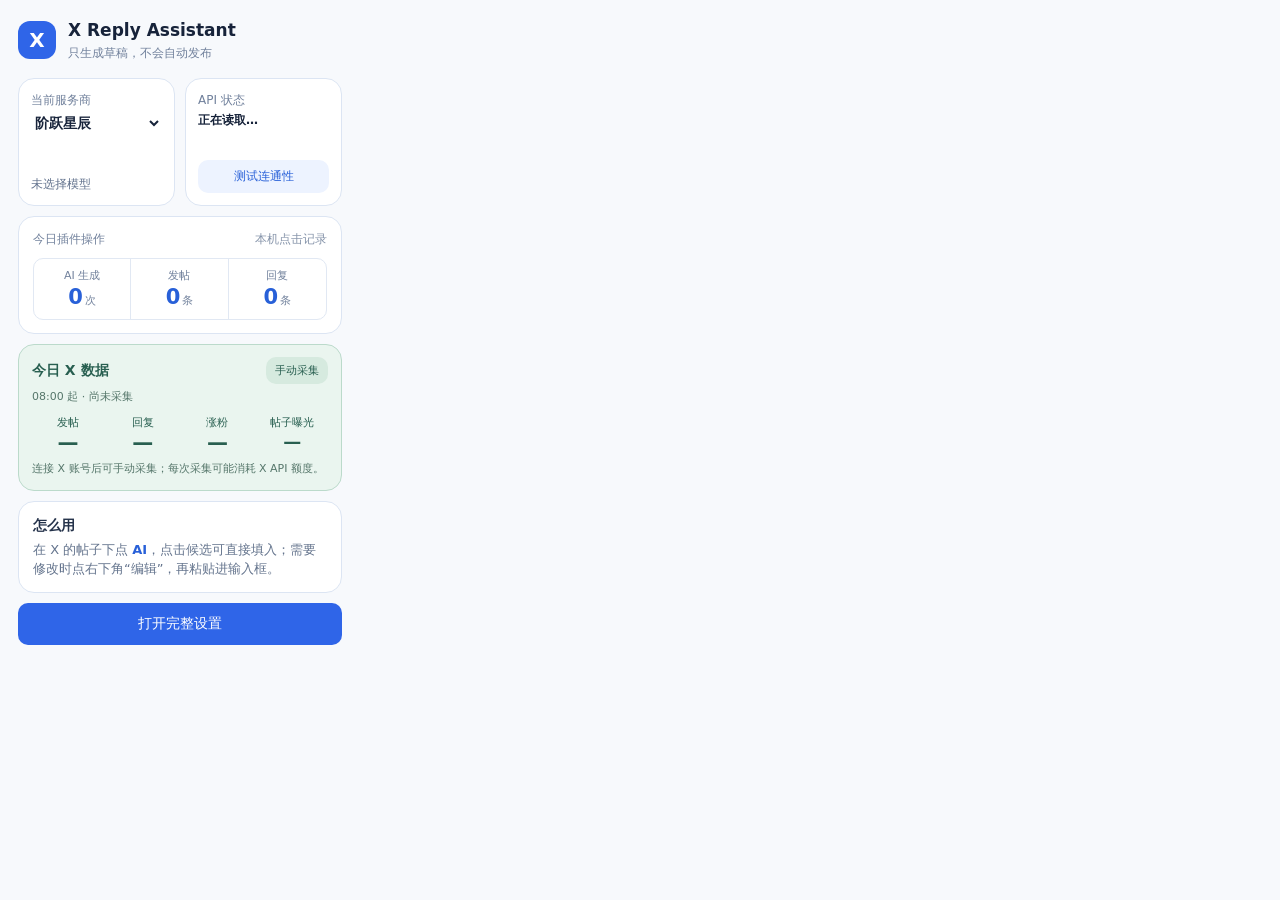
<file: extension/popup.html>
<!doctype html>
<html lang="zh-CN">
  <head>
    <meta charset="utf-8">
    <meta name="viewport" content="width=device-width, initial-scale=1">
    <title>X Reply Assistant</title>
    <link rel="stylesheet" href="popup.css">
  </head>
  <body>
    <main>
      <header>
        <div class="mark">X</div>
        <div class="header-copy">
          <div class="header-title-row"><h1>X Reply Assistant</h1></div>
          <p>只生成草稿，不会自动发布</p>
        </div>
      </header>

      <div class="top-cards">
        <section class="summary">
          <p class="eyebrow">当前服务商</p>
          <select id="provider" aria-label="当前服务商">
            <option value="stepfun">阶跃星辰</option>
            <option value="xiaomi">小米 MiMo</option>
            <option value="openai">OpenAI</option>
            <option value="deepseek">DeepSeek</option>
            <option value="qwen">通义千问</option>
            <option value="custom">自定义兼容接口</option>
          </select>
          <p id="model" class="model">未选择模型</p>
        </section>

        <section class="status-card">
          <div>
            <p class="eyebrow">API 状态</p>
            <p id="api-status" role="status">正在读取…</p>
          </div>
          <button id="test-api" type="button">测试连通性</button>
        </section>
      </div>

      <section class="usage-card" aria-label="今日使用次数">
        <div class="usage-heading">
          <p class="eyebrow">今日插件操作</p>
          <p class="usage-note">本机点击记录</p>
        </div>
        <div class="usage-grid">
          <article><p>AI 生成</p><strong id="usage-count">0</strong><span>次</span></article>
          <article><p>发帖</p><strong id="post-count">0</strong><span>条</span></article>
          <article><p>回复</p><strong id="reply-count">0</strong><span>条</span></article>
        </div>
      </section>

      <section class="x-stats-card" aria-label="今日 X 账号数据">
        <div class="x-stats-heading"><strong>今日 X 数据</strong><button id="refresh-x-stats" type="button">手动采集</button></div>
        <p id="x-stats-window" class="x-stats-note">08:00 起 · 尚未采集</p>
        <div class="x-stats-grid">
          <article><span>发帖</span><strong id="x-post-count">—</strong></article>
          <article><span>回复</span><strong id="x-reply-count">—</strong></article>
          <article><span>涨粉</span><strong id="x-follower-change">—</strong></article>
          <article><span>帖子曝光</span><strong id="x-impressions">—</strong></article>
        </div>
        <p id="x-stats-progress" class="x-stats-note"></p>
        <p id="x-stats-status" class="x-stats-note" role="status">连接 X 账号后可手动采集；每次采集可能消耗 X API 额度。</p>
      </section>

      <section class="howto">
        <strong>怎么用</strong>
        <p>在 X 的帖子下点 <b>AI</b>，点击候选可直接填入；需要修改时点右下角“编辑”，再粘贴进输入框。</p>
      </section>

      <button id="open-options" class="primary" type="button">打开完整设置</button>
    </main>
    <script src="popup.js"></script>
  </body>
</html>
</file>
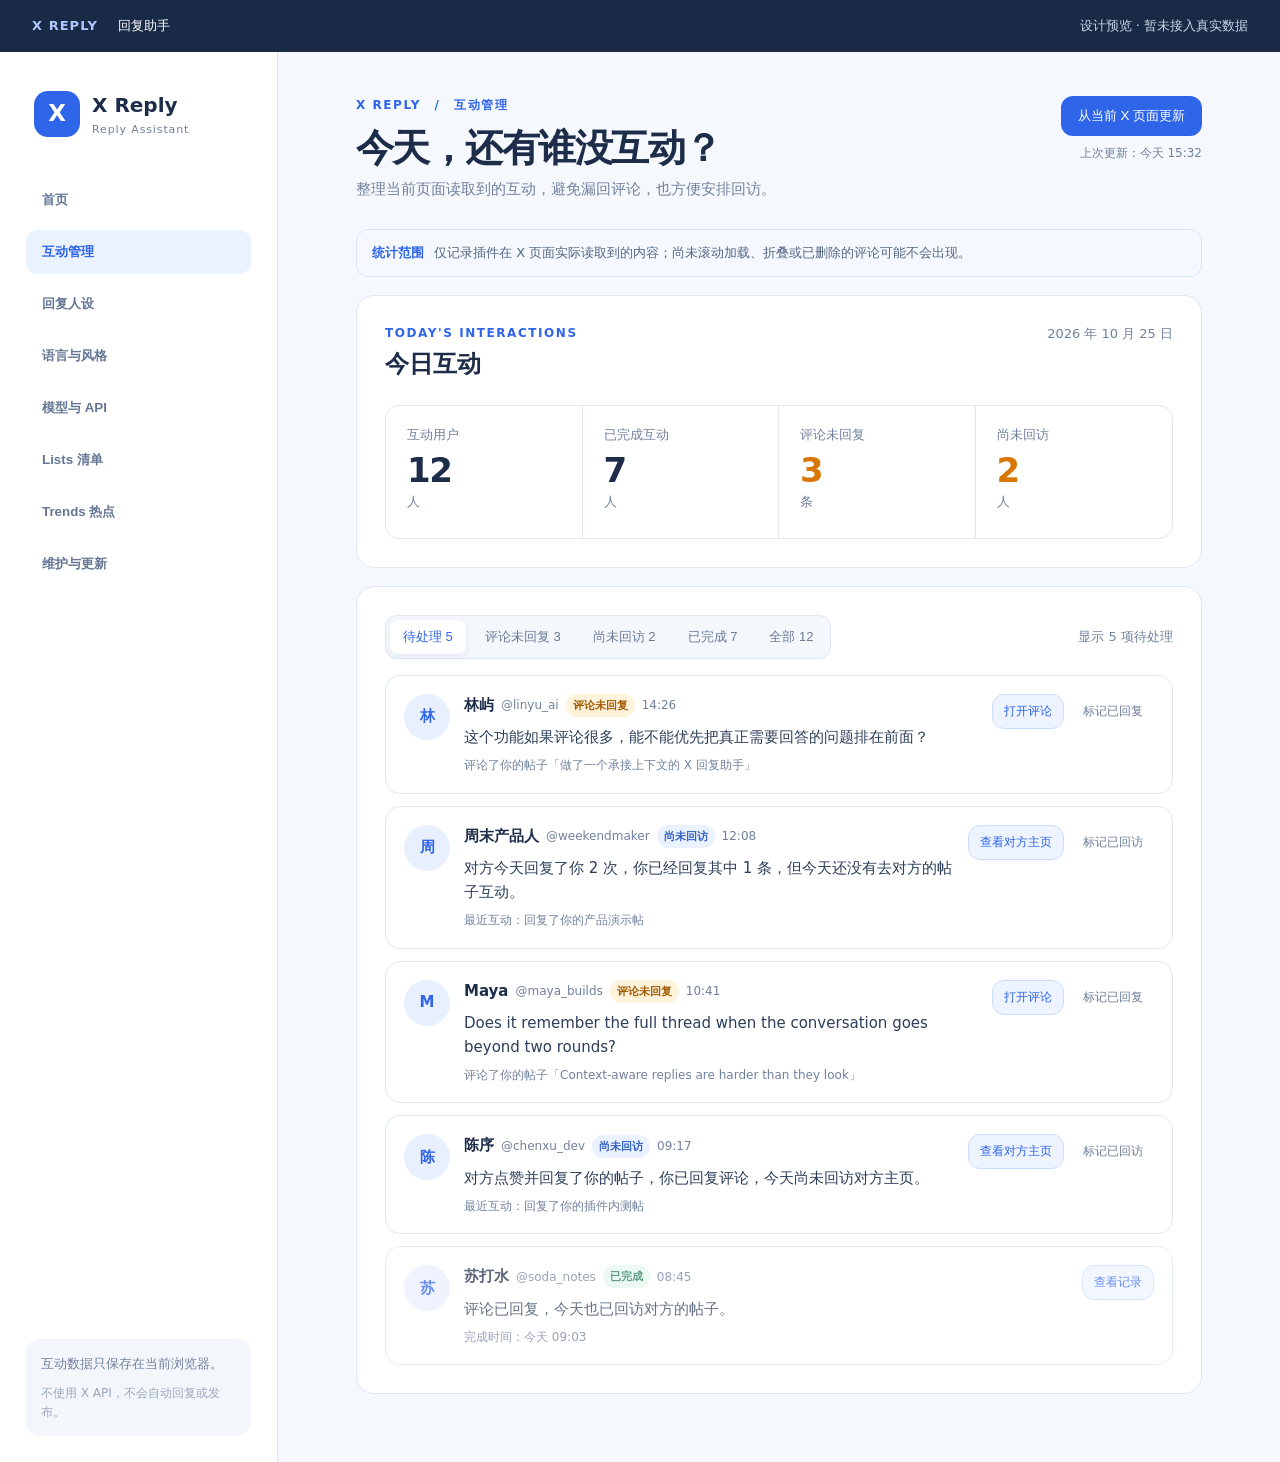
<file: tests/interaction-dashboard-preview.html>
<!doctype html>
<html lang="zh-CN">
  <head>
    <meta charset="utf-8">
    <meta name="viewport" content="width=device-width, initial-scale=1">
    <title>X Reply · 互动管理设计稿</title>
    <link rel="stylesheet" href="../extension/options.css">
    <style>
      .interaction-page { display: block; }
      .page-header-actions { display: grid; justify-items: end; gap: 8px; }
      .manual-note { margin: 0; color: var(--muted); font-size: 12px; }
      .interaction-summary { grid-template-columns: repeat(4, minmax(0, 1fr)); }
      .interaction-summary article:last-child { border-right: 0; }
      .interaction-summary strong { color: var(--ink); }
      .interaction-summary .attention strong { color: #d97706; }
      .scope-note { display: flex; align-items: flex-start; gap: 10px; margin-bottom: 18px; padding: 13px 15px; border: 1px solid #d8e4f7; border-radius: 12px; background: #f5f8ff; color: #536782; font-size: 13px; }
      .scope-note b { flex: none; color: var(--blue); }
      .interaction-toolbar { display: flex; align-items: center; justify-content: space-between; gap: 16px; margin-bottom: 16px; }
      .filter-tabs { display: flex; gap: 6px; padding: 4px; border: 1px solid var(--line); border-radius: 12px; background: #f4f7fc; }
      .filter-tab { padding: 8px 13px; border-radius: 8px; background: transparent; color: #6a7b97; font-size: 13px; }
      .filter-tab.active { background: #fff; color: var(--blue); box-shadow: 0 2px 7px rgba(36, 71, 125, .08); }
      .interaction-count { margin: 0; color: var(--muted); font-size: 13px; }
      .interaction-list { display: grid; gap: 12px; }
      .interaction-card { display: grid; grid-template-columns: 46px minmax(0, 1fr) auto; gap: 14px; align-items: start; padding: 18px; border: 1px solid var(--line); border-radius: 15px; background: #fff; }
      .avatar { display: grid; place-items: center; width: 46px; height: 46px; border-radius: 50%; background: #e8efff; color: var(--blue); font-weight: 800; }
      .person-line { display: flex; flex-wrap: wrap; align-items: center; gap: 7px; }
      .person-line strong { color: var(--ink); }
      .handle, .time { color: var(--muted); font-size: 12px; }
      .status-badge { padding: 3px 7px; border-radius: 999px; font-size: 11px; font-weight: 800; }
      .status-badge.reply { background: #fff3db; color: #a15a00; }
      .status-badge.visit { background: #eaf1ff; color: #3562c4; }
      .status-badge.done { background: #e5f7ef; color: #217755; }
      .interaction-copy { margin: 8px 0 7px; color: #2c3e59; line-height: 1.6; }
      .source-line { margin: 0; color: var(--muted); font-size: 12px; }
      .card-actions { display: flex; align-items: center; gap: 8px; }
      .card-actions button { padding: 8px 11px; font-size: 12px; }
      .text-button { background: transparent; color: #6c7c95; }
      .empty-preview { display: none; padding: 42px 18px; border: 1px dashed #cdd9e9; border-radius: 14px; color: var(--muted); text-align: center; }
      .interaction-card.is-done { opacity: .72; }
      @media (max-width: 1060px) {
        .interaction-summary { grid-template-columns: repeat(2, minmax(0, 1fr)); }
        .interaction-card { grid-template-columns: 46px minmax(0, 1fr); }
        .card-actions { grid-column: 2; justify-content: start; }
      }
      @media (max-width: 620px) {
        .page-header-actions { justify-items: start; }
        .interaction-toolbar { display: grid; }
        .filter-tabs { overflow-x: auto; }
        .interaction-summary { grid-template-columns: 1fr; }
        .interaction-card { grid-template-columns: 38px minmax(0, 1fr); padding: 15px; }
        .avatar { width: 38px; height: 38px; }
        .card-actions { flex-wrap: wrap; }
      }
    </style>
  </head>
  <body>
    <div class="topbar"><b>X REPLY</b><span>回复助手</span><span class="topbar-note">设计预览 · 暂未接入真实数据</span></div>
    <div class="shell">
      <aside>
        <div class="brand"><span class="brand-mark">X</span><div><strong>X Reply</strong><small>Reply Assistant</small></div></div>
        <nav>
          <button class="nav-item" type="button">首页</button>
          <button class="nav-item active" type="button">互动管理</button>
          <button class="nav-item" type="button">回复人设</button>
          <button class="nav-item" type="button">语言与风格</button>
          <button class="nav-item" type="button">模型与 API</button>
          <button class="nav-item" type="button">Lists 清单</button>
          <button class="nav-item" type="button">Trends 热点</button>
          <button class="nav-item" type="button">维护与更新</button>
        </nav>
        <div class="sidebar-foot">互动数据只保存在当前浏览器。<span>不使用 X API，不会自动回复或发布。</span></div>
      </aside>
      <main>
        <section class="interaction-page">
          <header class="page-header">
            <div><p class="crumb">X REPLY　/　互动管理</p><h1>今天，还有谁没互动？</h1><p>整理当前页面读取到的互动，避免漏回评论，也方便安排回访。</p></div>
            <div class="page-header-actions"><button id="manual-update" class="primary" type="button">从当前 X 页面更新</button><p id="update-note" class="manual-note">上次更新：今天 15:32</p></div>
          </header>

          <div class="scope-note"><b>统计范围</b><span>仅记录插件在 X 页面实际读取到的内容；尚未滚动加载、折叠或已删除的评论可能不会出现。</span></div>

          <section class="stats-panel">
            <div class="stats-heading"><div><p class="eyebrow">TODAY'S INTERACTIONS</p><h2>今日互动</h2></div><p class="stats-date">2026 年 10 月 25 日</p></div>
            <div class="stats-grid interaction-summary">
              <article><p>互动用户</p><strong>12</strong><span>人</span></article>
              <article><p>已完成互动</p><strong>7</strong><span>人</span></article>
              <article class="attention"><p>评论未回复</p><strong>3</strong><span>条</span></article>
              <article class="attention"><p>尚未回访</p><strong>2</strong><span>人</span></article>
            </div>
          </section>

          <section class="panel">
            <div class="interaction-toolbar">
              <div class="filter-tabs" role="tablist" aria-label="互动状态筛选">
                <button class="filter-tab active" type="button" data-filter="pending">待处理 5</button>
                <button class="filter-tab" type="button" data-filter="reply">评论未回复 3</button>
                <button class="filter-tab" type="button" data-filter="visit">尚未回访 2</button>
                <button class="filter-tab" type="button" data-filter="done">已完成 7</button>
                <button class="filter-tab" type="button" data-filter="all">全部 12</button>
              </div>
              <p id="interaction-count" class="interaction-count">显示 5 项待处理</p>
            </div>

            <div id="interaction-list" class="interaction-list">
              <article class="interaction-card" data-status="reply">
                <span class="avatar">林</span>
                <div><div class="person-line"><strong>林屿</strong><span class="handle">@linyu_ai</span><span class="status-badge reply">评论未回复</span><span class="time">14:26</span></div><p class="interaction-copy">这个功能如果评论很多，能不能优先把真正需要回答的问题排在前面？</p><p class="source-line">评论了你的帖子「做了一个承接上下文的 X 回复助手」</p></div>
                <div class="card-actions"><button class="secondary" type="button">打开评论</button><button class="text-button mark-done" type="button">标记已回复</button></div>
              </article>

              <article class="interaction-card" data-status="visit">
                <span class="avatar">周</span>
                <div><div class="person-line"><strong>周末产品人</strong><span class="handle">@weekendmaker</span><span class="status-badge visit">尚未回访</span><span class="time">12:08</span></div><p class="interaction-copy">对方今天回复了你 2 次，你已经回复其中 1 条，但今天还没有去对方的帖子互动。</p><p class="source-line">最近互动：回复了你的产品演示帖</p></div>
                <div class="card-actions"><button class="secondary" type="button">查看对方主页</button><button class="text-button mark-done" type="button">标记已回访</button></div>
              </article>

              <article class="interaction-card" data-status="reply">
                <span class="avatar">M</span>
                <div><div class="person-line"><strong>Maya</strong><span class="handle">@maya_builds</span><span class="status-badge reply">评论未回复</span><span class="time">10:41</span></div><p class="interaction-copy">Does it remember the full thread when the conversation goes beyond two rounds?</p><p class="source-line">评论了你的帖子「Context-aware replies are harder than they look」</p></div>
                <div class="card-actions"><button class="secondary" type="button">打开评论</button><button class="text-button mark-done" type="button">标记已回复</button></div>
              </article>

              <article class="interaction-card" data-status="visit">
                <span class="avatar">陈</span>
                <div><div class="person-line"><strong>陈序</strong><span class="handle">@chenxu_dev</span><span class="status-badge visit">尚未回访</span><span class="time">09:17</span></div><p class="interaction-copy">对方点赞并回复了你的帖子，你已回复评论，今天尚未回访对方主页。</p><p class="source-line">最近互动：回复了你的插件内测帖</p></div>
                <div class="card-actions"><button class="secondary" type="button">查看对方主页</button><button class="text-button mark-done" type="button">标记已回访</button></div>
              </article>

              <article class="interaction-card is-done" data-status="done">
                <span class="avatar">苏</span>
                <div><div class="person-line"><strong>苏打水</strong><span class="handle">@soda_notes</span><span class="status-badge done">已完成</span><span class="time">08:45</span></div><p class="interaction-copy">评论已回复，今天也已回访对方的帖子。</p><p class="source-line">完成时间：今天 09:03</p></div>
                <div class="card-actions"><button class="secondary" type="button">查看记录</button></div>
              </article>
            </div>
            <div id="empty-preview" class="empty-preview">这个分类目前没有记录。</div>
          </section>
        </section>
      </main>
    </div>
    <script>
      const tabs = [...document.querySelectorAll('.filter-tab')];
      const cards = [...document.querySelectorAll('.interaction-card')];
      const count = document.getElementById('interaction-count');
      const empty = document.getElementById('empty-preview');
      const labels = { pending: '项待处理', reply: '条评论未回复', visit: '位用户尚未回访', done: '项已完成', all: '项互动记录' };
      tabs.forEach((tab) => tab.addEventListener('click', () => {
        tabs.forEach((item) => item.classList.toggle('active', item === tab));
        const filter = tab.dataset.filter;
        let visible = 0;
        cards.forEach((card) => {
          const show = filter === 'all' || card.dataset.status === filter || (filter === 'pending' && card.dataset.status !== 'done');
          card.style.display = show ? 'grid' : 'none';
          if (show) visible += 1;
        });
        count.textContent = `显示 ${visible} ${labels[filter]}`;
        empty.style.display = visible ? 'none' : 'block';
      }));
      document.querySelectorAll('.mark-done').forEach((button) => button.addEventListener('click', () => {
        const card = button.closest('.interaction-card');
        card.dataset.status = 'done';
        card.classList.add('is-done');
        const badge = card.querySelector('.status-badge');
        badge.className = 'status-badge done';
        badge.textContent = '已完成';
        button.remove();
      }));
      document.getElementById('manual-update').addEventListener('click', (event) => {
        event.currentTarget.textContent = '已读取当前页面';
        document.getElementById('update-note').textContent = '刚刚更新 · 设计演示数据';
      });
    </script>
  </body>
</html>
</file>
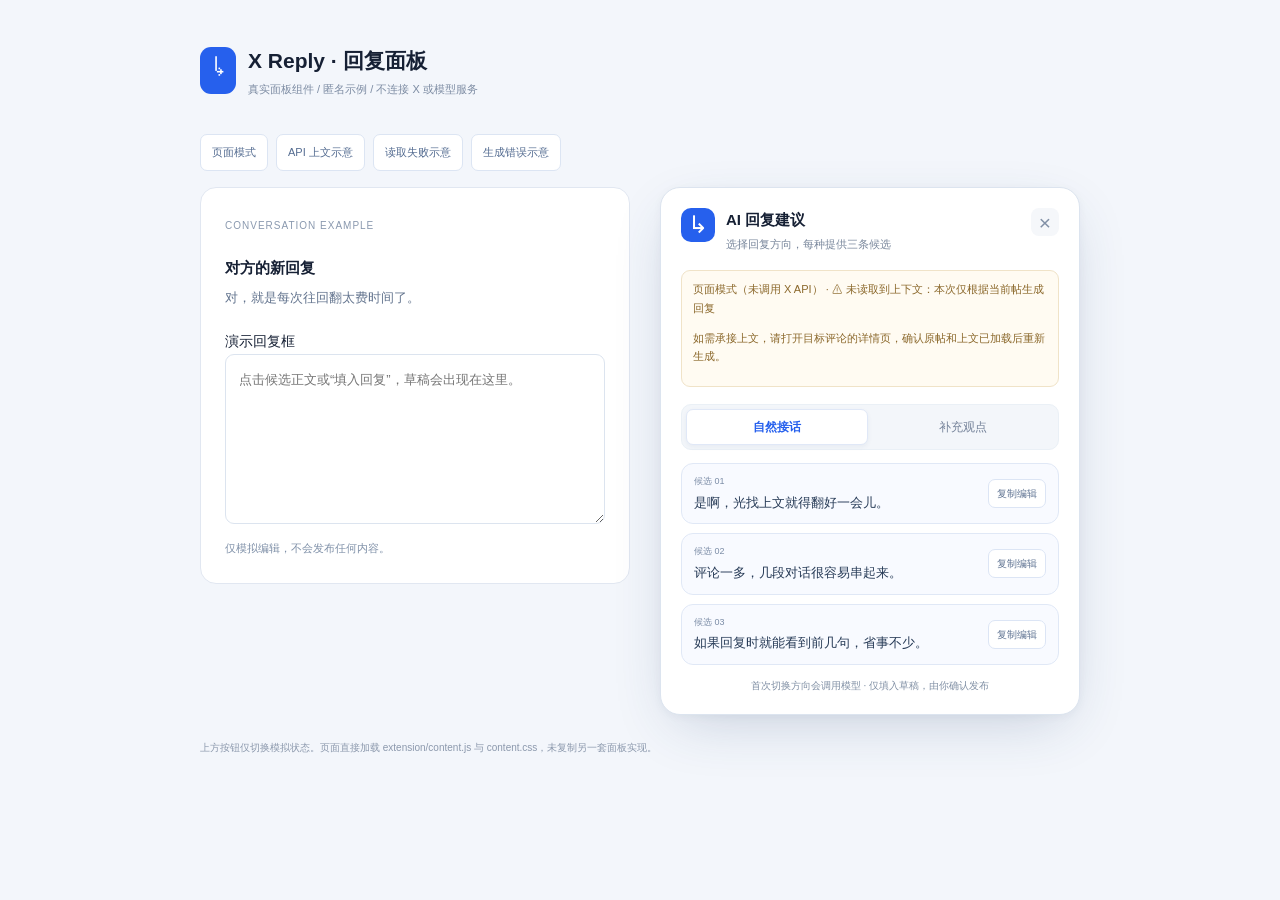
<file: tests/reply-panel-preview.html>
<!doctype html>
<html lang="zh-CN">
<head>
  <meta charset="utf-8">
  <meta name="viewport" content="width=device-width, initial-scale=1">
  <title>X Reply · 生成面板预览</title>
  <link rel="stylesheet" href="../extension/content.css">
  <style>
    *{box-sizing:border-box}body{margin:0;padding:42px;background:#f3f6fb;color:#162034;font:14px/1.8 -apple-system,BlinkMacSystemFont,"PingFang SC",sans-serif}main{max-width:880px;margin:auto}header{display:flex;align-items:center;gap:12px;margin-bottom:34px}header span{background:#2660ed;color:#fff;border-radius:11px;width:36px;text-align:center;font-size:26px}h1{font-size:21px;margin:0}header p{margin:0;color:#7d8ca3;font-size:11px}.preview-grid{display:grid;grid-template-columns:1fr 420px;gap:30px;align-items:start}.example{background:#fff;border:1px solid #e1e7f1;border-radius:16px;padding:24px}.example-label{font-size:10px;letter-spacing:1px;color:#8a99af}.example h2{font-size:15px;margin:16px 0 5px}.example p{font-size:13px;color:#64758f;margin:0 0 20px}.example textarea{display:block;width:100%;min-height:170px;padding:13px;border:1px solid #dce4ef;border-radius:9px;resize:vertical;font:inherit;font-size:13px;line-height:1.9;color:#334969}.controls{display:flex;gap:8px;flex-wrap:wrap;margin-bottom:16px}.controls button{background:#fff;border:1px solid #dce5f3;border-radius:7px;padding:8px 11px;color:#546c91;cursor:pointer;font:inherit;font-size:11px}#preview-message{font-size:11px;color:#7f90a8;margin-top:15px}#xra-reply-panel{position:static;width:100%;max-height:none}#xra-generate-button{display:none}.preview-note{font-size:10px;color:#8b98ac;margin-top:24px}@media(max-width:760px){body{padding:22px}.preview-grid{grid-template-columns:1fr}.example{order:2}}@media(max-width:400px){body{padding:16px}}
  </style>
</head>
<body>
  <main>
    <header><span>↳</span><div><h1>X Reply · 回复面板</h1><p>真实面板组件 / 匿名示例 / 不连接 X 或模型服务</p></div></header>
    <div class="controls"><button type="button" id="preview-page">页面模式</button><button type="button" id="preview-api">API 上文示意</button><button type="button" id="preview-fallback">读取失败示意</button><button type="button" id="preview-error">生成错误示意</button></div>
    <div class="preview-grid">
      <section class="example"><span class="example-label">CONVERSATION EXAMPLE</span><h2>对方的新回复</h2><p>对，就是每次往回翻太费时间了。</p><label for="preview-editor">演示回复框</label><textarea id="preview-editor" placeholder="点击候选正文或“填入回复”，草稿会出现在这里。"></textarea><div id="preview-message" role="status">仅模拟编辑，不会发布任何内容。</div></section>
      <div id="panel-slot"></div>
    </div>
    <p class="preview-note">上方按钮仅切换模拟状态。页面直接加载 extension/content.js 与 content.css，未复制另一套面板实现。</p>
  </main>
  <script>
    window.chrome = {
      runtime: {
        onMessage: { addListener() {} },
        sendMessage: async (message) => {
          if (message.type === 'open-options') document.getElementById('preview-message').textContent = '已触发打开设置（预览不打开真实扩展设置）。';
          if (message.type === 'generate-replies') {
            document.getElementById('preview-message').textContent = '已模拟生成三条补充观点，未调用真实模型。';
            return { ok: true, replies: previewReplies[message.replyMode] };
          }
          return { ok: true };
        }
      }
    };
  </script>
  <script src="../extension/content.js"></script>
  <script>
    const previewReplies = {
      natural: [
        '是啊，光找上文就得翻好一会儿。',
        '评论一多，几段对话很容易串起来。',
        '如果回复时就能看到前几句，省事不少。'
      ],
      perspective: [
        '关键是把同一段对话串起来，少翻记录。',
        '回复时能同时看到前因，少花时间来回切换。',
        '能认清同一段对话的前因，比多生成几条更重要。'
      ]
    };
    function showPreview(mode) {
      if (mode === 'error') renderError('模型暂时没有返回结果，请检查配置后重试。');
      else renderReplies(previewReplies.natural, {
        contextSource: mode === 'api' ? 'x-api' : 'page',
        contextNotice: mode === 'fallback' ? 'api-failed' : mode,
        contextMessages: mode === 'api' ? [{}, {}] : [{}]
      });
      document.getElementById('panel-slot').append(document.getElementById(PANEL_ID));
    }
    for (const mode of ['page', 'api', 'fallback', 'error']) {
      document.getElementById(`preview-${mode}`).addEventListener('click', () => showPreview(mode));
    }
    showPreview('page');
  </script>
</body>
</html>
</file>
<file: landing-page/styles.css>
:root{--ink:#162034;--muted:#69758a;--blue:#2660ed;--line:#e4e9f0;--paper:#f7f9fc;--radius:20px}*{box-sizing:border-box}html{scroll-behavior:smooth;scroll-padding-top:100px}body{margin:0;background:#fff;color:var(--ink);font-family:Inter,-apple-system,BlinkMacSystemFont,"Segoe UI","PingFang SC","Microsoft YaHei",sans-serif;-webkit-font-smoothing:antialiased}a{color:inherit;text-decoration:none}button,textarea{font:inherit}button,a{-webkit-tap-highlight-color:transparent}button{cursor:pointer}a:focus-visible,button:focus-visible,summary:focus-visible,textarea:focus-visible{outline:3px solid #739dff;outline-offset:5px}p{line-height:1.85}h1,h2,h3,p{margin-top:0}h2{font-size:clamp(30px,3.2vw,43px);line-height:1.35;letter-spacing:-1.5px;margin-bottom:24px}h3{font-size:21px;letter-spacing:-.5px}::selection{background:#dce7ff}.wrap{max-width:1180px;margin-inline:auto;padding-inline:32px}.blue{color:var(--blue)}.muted{color:var(--muted)}.section{padding-top:104px;padding-bottom:104px}.eyebrow{font-size:11px;font-weight:700;letter-spacing:2px;color:#657792;display:flex;align-items:center;gap:10px;margin-bottom:22px}.status-dot{display:inline-block;width:7px;height:7px;background:#2e9f77;border-radius:50%;box-shadow:0 0 0 4px #eaf5ef}.pill{font-size:10px;letter-spacing:1px;border:1px solid #dce3ec;padding:4px 8px;border-radius:5px;font-weight:500}.site-header{height:84px;display:flex;align-items:center;justify-content:space-between;max-width:1180px;margin:auto;padding:0 32px;border-bottom:1px solid var(--line);gap:24px}.brand{display:flex;align-items:center;gap:10px;font-size:23px;font-weight:750;letter-spacing:-1px;white-space:nowrap}.brand-dot{color:var(--blue)}.brand-icon{display:grid;place-items:center;background:var(--blue);color:white;width:32px;height:32px;border-radius:10px;font-size:26px;font-weight:500;line-height:1}.site-header nav{display:flex;gap:30px;font-size:13px;color:#617087}.site-header nav a:hover{color:var(--blue)}.header-cta{font-size:12px;font-weight:600;background:var(--paper);border:1px solid var(--line);padding:10px 14px;border-radius:8px;white-space:nowrap}.header-cta span{margin-left:12px}.hero{display:grid;grid-template-columns:1.06fr 1fr;gap:58px;align-items:center;padding-top:80px;padding-bottom:75px;min-height:670px;background:radial-gradient(ellipse at 83% 46%,#edf3ff88,transparent 55%)}h1{font-size:clamp(42px,4.6vw,62px);line-height:1.28;letter-spacing:-3px;margin-bottom:26px}.hero-intro{font-size:15px;color:var(--muted);margin-bottom:30px}.actions{display:flex;gap:12px;flex-wrap:wrap}.button{display:inline-flex;align-items:center;justify-content:center;gap:25px;border-radius:9px;padding:15px 19px;font-size:13px;font-weight:600;transition:background .2s,transform .2s}.button:hover{transform:translateY(-2px)}.primary{color:white;background:var(--blue);box-shadow:0 5px 15px #2660ed20}.primary:hover{background:#194ecc}.secondary{background:white;border:1px solid var(--line)}.hero-note{display:flex;gap:17px;font-size:10px;color:#8390a2;margin:24px 0 0}.hero-demo{border:1px solid #dae2ef;border-radius:16px;background:white;box-shadow:0 25px 70px -35px #637da766;overflow:hidden;transform:rotate(1deg)}.demo-top{padding:16px 18px;border-bottom:1px solid var(--line);font-size:11px;display:flex;justify-content:space-between;align-items:center;background:#fafbfd;gap:8px}.demo-top>span:first-child{display:flex;align-items:center;gap:7px;font-weight:600}.tiny-logo{background:var(--blue);color:white;border-radius:5px;font-size:17px;width:22px;text-align:center}.demo-label{font-size:9px;color:#8994a6}.thread{padding:22px 22px 5px}.message{display:flex;gap:12px;position:relative;padding-bottom:20px}.message:not(:last-child):after{content:"";position:absolute;left:16px;top:37px;bottom:4px;width:1px;background:#dfe5ee}.avatar{width:34px;height:34px;flex-shrink:0;border-radius:50%;display:inline-grid;place-items:center;font-size:12px}.mint{background:#e2f1ea;color:#4b826d}.lavender{background:#e9e9f8;color:#7b71a2}.message-meta{display:flex;gap:10px;align-items:center;font-size:11px;margin:1px 0 5px}.message-meta span{font-size:9px;color:#95a0ae}.message p{font-size:11px;line-height:1.8;margin:0;color:#576376}.reply-box{margin:0 15px 15px;padding:16px;background:#f5f8ff;border:1px solid #e1e9fb;border-radius:11px}.reply-heading{display:flex;justify-content:space-between;align-items:center;gap:8px;font-size:11px}.spark{font-size:17px;color:var(--blue);vertical-align:middle;margin-right:4px}.context-label{font-size:8px;color:#43846d;background:#e8f4ee;border-radius:4px;padding:4px 6px}.demo-tabs{display:flex;gap:6px;margin:13px 0}.demo-tabs button{border:1px solid transparent;background:transparent;border-radius:5px;padding:5px 9px;font-size:10px;color:#7f8ca4}.demo-tabs button[aria-pressed=true]{background:white;border-color:#dbe5fa;color:var(--blue);box-shadow:0 2px 4px #1b2b4f05}#reply-text{font-size:11px;min-height:60px;line-height:1.9;margin-bottom:10px}.reply-bottom{display:flex;align-items:center;justify-content:space-between;font-size:9px;color:#98a2b4}.fill-button{border:0;background:var(--blue);color:white;border-radius:6px;padding:8px 10px;font-size:10px}.fill-button span{margin-left:7px}#draft{width:100%;margin-top:12px;resize:vertical;min-height:65px;border:1px solid #dce5f7;border-radius:7px;background:white;padding:10px;font-size:10px;color:#4e607c;line-height:1.7}#draft::placeholder{color:#94a1b6}.trust-strip{display:flex;justify-content:space-between;align-items:center;padding-top:23px;padding-bottom:23px;border-top:1px solid var(--line);border-bottom:1px solid var(--line);font-size:12px;color:#7f8a9d;gap:20px}.trust-strip>div{display:flex;gap:30px;font-size:11px;color:#4b5d78}.trust-strip>div span:before{content:"✧";color:#6e92e7;margin-right:8px}.story{display:grid;grid-template-columns:.9fr 1.1fr;gap:95px}.story-body{padding-top:6px}.story-body p{font-size:14px;color:#717d90;margin-bottom:20px}.story-body strong{color:#34445c;font-weight:600}blockquote{margin:28px 0 0;border-left:3px solid var(--blue);padding:0 0 0 19px;font-size:16px;color:#34445c;line-height:1.8}.features{background:var(--paper);border-block:1px solid #edf0f5}.section-heading{display:flex;align-items:end;justify-content:space-between;gap:30px;margin-bottom:34px}.section-heading h2{margin-bottom:0}.section-heading>p{font-size:13px;color:var(--muted);margin-bottom:4px}.feature-grid{display:grid;grid-template-columns:repeat(3,1fr);gap:18px}.feature-card{background:white;padding:28px;border:1px solid var(--line);border-radius:var(--radius);min-width:0}.featured{background:#eff4ff;border-color:#d5e1ff}.feature-index{font-size:9px;letter-spacing:1.5px;color:#8b98ad}.feature-card h3{margin:0 0 12px;font-size:18px}.feature-card p{font-size:12px;color:#758196;margin-bottom:0}.card-note{display:block;margin-top:16px;font-size:10px;color:#7190bd}.context-flow,.style-tags,.account-sample,.mini-symbol,.mini-bars,.provider-tags{height:88px;display:flex;align-items:center;gap:6px}.context-flow span{font-size:10px;padding:7px 9px;background:white;border:1px solid #dae5ff;border-radius:6px;white-space:nowrap}.context-flow i{font-style:normal;color:#89a2d9}.style-tags{flex-wrap:wrap;align-content:center;gap:5px}.style-tags span,.provider-tags span{font-size:10px;background:#f7f8fb;border:1px solid #e9edf4;border-radius:5px;padding:6px 8px;color:#62718b}.account-sample{gap:7px}.account-sample .avatar{width:28px;height:28px;font-size:10px}.account-sample b{font-size:10px;white-space:nowrap;font-weight:500}.verified{display:inline-grid;place-items:center;background:#3193f0;color:white;border-radius:50%;width:13px;height:13px;font-size:9px}.unfollowed{color:#6485c7;border:1px solid #d5e1f5;border-radius:5px;font-size:9px;padding:3px 5px;white-space:nowrap}.mini-symbol{font-size:35px;color:#7394ce;gap:25px}.mini-symbol span{font-size:26px}.mini-bars{gap:5px}.mini-bars i{display:block;width:13px;background:#aac0ea;border-radius:3px;height:22px}.mini-bars i:nth-child(2){height:32px}.mini-bars i:nth-child(3){height:26px}.mini-bars i:nth-child(4){height:38px;background:#5b87e2}.mini-bars i:nth-child(5){height:45px;background:var(--blue)}.mini-bars span{font-size:10px;color:#8a98af;margin-left:12px}.provider-tags{gap:5px}.start{display:grid;grid-template-columns:.85fr 1.15fr;gap:105px}.start-intro>p:not(.eyebrow){font-size:13px;color:var(--muted)}.availability{background:var(--paper);border:1px solid var(--line);padding:23px;border-radius:12px;margin-top:35px}.availability b{font-size:12px;margin-left:10px}.availability p{font-size:11px;color:#7d899b;margin:13px 0}.availability a{font-size:11px;color:var(--blue)}.steps{list-style:none;margin:0;padding:0}.steps li{display:flex;gap:23px;padding:24px 0;border-bottom:1px solid var(--line)}.steps li:first-child{padding-top:0}.steps li:last-child{border:0;padding-bottom:0}.step-number{font-size:12px;color:#97abc9;font-family:monospace;padding-top:4px}.steps h3{font-size:16px;margin:0 0 9px}.steps p{font-size:12px;color:#7c889b;margin:0}.copy-row{margin-top:15px;display:flex;justify-content:space-between;align-items:center;background:var(--paper);border:1px solid var(--line);border-radius:7px;overflow:hidden}.copy-row code{font-size:11px;padding:10px 12px;overflow-wrap:anywhere}.copy-row button{border:0;background:transparent;color:var(--blue);font-size:10px;padding:10px;white-space:nowrap}.copy-status{font-size:10px;color:#667c9b;display:block;margin-top:5px}.boundary{background:#17273f;color:white}.boundary-inner{padding-top:60px;padding-bottom:60px;display:grid;grid-template-columns:70px 1fr .65fr;gap:30px;align-items:center}.boundary-icon{font-size:70px;color:#749fee;font-weight:200}.boundary h2{font-size:29px;margin-bottom:15px}.boundary p{font-size:12px;color:#a9b9cf;max-width:470px;margin:0}.boundary-notes{display:grid;gap:18px;font-size:11px;color:#a9b9cf;padding-left:40px;border-left:1px solid #34435b}.faq{display:grid;grid-template-columns:.8fr 1.2fr;gap:80px}.faq h2{font-size:33px}.faq .muted{font-size:12px}.faq-list{border-top:1px solid var(--line)}details{border-bottom:1px solid var(--line);padding:20px 0}summary{cursor:pointer;font-size:13px;font-weight:600;list-style:none;display:flex;justify-content:space-between;gap:20px}summary::-webkit-details-marker{display:none}summary:after{content:"+";font-weight:400;color:#8091ad}details[open] summary:after{content:"−"}details p{font-size:12px;color:#7b889b;padding-right:20px;margin:15px 0 3px}.release{background:#f0f5ff;border:1px solid #e0e9fa;border-radius:22px;padding:48px;display:flex;justify-content:space-between;align-items:center;gap:35px}.release .eyebrow{font-size:9px}.release h2{font-size:32px;margin-bottom:15px}.release p:not(.eyebrow){font-size:12px;color:#7585a0;margin:0}.release-action{display:flex;flex-direction:column;gap:15px;align-items:center;flex-shrink:0}.release-action>span{font-size:9px;color:#8b9ab0}footer{display:flex;align-items:center;justify-content:space-between;gap:25px;padding-top:45px!important;padding-bottom:40px!important}footer .brand{font-size:19px}footer .brand-icon{width:27px;height:27px;font-size:21px}footer p,footer>a:last-child{font-size:10px;color:#8a96a8;margin:0}.sr-only{position:absolute;width:1px;height:1px;padding:0;overflow:hidden;clip:rect(0,0,0,0);white-space:nowrap;border:0}.skip-link{position:fixed;left:20px;top:-100px;background:white;color:var(--blue);padding:10px;z-index:20}.skip-link:focus{top:10px}
@media(min-width:1400px){.hero{min-height:720px}}@media(max-width:1000px){.hero{gap:30px}.hero-note{flex-wrap:wrap;gap:8px 15px}.feature-grid{grid-template-columns:repeat(2,1fr)}.story,.start,.faq{gap:45px}.site-header nav{gap:18px}.context-flow span{padding:7px 10px}.release{margin-inline:32px}.boundary-inner{grid-template-columns:50px 1fr .8fr;gap:20px}.boundary-notes{padding-left:22px}.hero-demo{transform:none}}@media(max-width:720px){.wrap{padding-inline:22px}.site-header{height:72px;padding-inline:22px}.site-header nav{display:none}.brand{font-size:21px}.hero{grid-template-columns:1fr;padding-top:46px;padding-bottom:40px;gap:40px}.hero-copy{text-align:center}.hero-copy .eyebrow{justify-content:center;font-size:9px;letter-spacing:1px}h1{font-size:46px;letter-spacing:-2px}.hero-intro{font-size:13px}.hero-note,.actions{justify-content:center}.button{font-size:12px;padding:14px 16px;gap:15px}.hero-demo{max-width:480px;width:100%;margin:auto}.hero-note{font-size:9px}.trust-strip{flex-direction:column;gap:14px;text-align:center}.trust-strip>div{gap:18px;font-size:9px}.section{padding-top:64px;padding-bottom:64px}.story,.start,.faq{grid-template-columns:1fr;gap:25px}.story h2 br{display:none}.story-body p{font-size:13px}.section-heading{display:block}.section-heading>p{margin-top:20px}.feature-grid{gap:12px}.feature-card{padding:22px}.feature-card h3{font-size:17px}.feature-card p{font-size:12px}.context-flow span{font-size:9px;padding:5px 6px}.context-flow{gap:4px}.feature-index{font-size:8px}.account-sample{flex-wrap:wrap;align-content:center}.provider-tags{flex-wrap:wrap;align-content:center}.start-intro h2 br{display:none}.availability{margin-top:23px}.steps{margin-top:12px}.boundary-inner{grid-template-columns:1fr;padding-top:45px;padding-bottom:45px;gap:22px}.boundary-icon{display:none}.boundary-notes{border-left:0;border-top:1px solid #34435b;padding:22px 0 0;gap:12px}.faq h2{font-size:29px}.release{margin-inline:22px;display:block;padding:30px}.release h2{font-size:28px}.release h2 span{display:block;margin-top:6px}.release-action{align-items:start;margin-top:25px}footer{flex-wrap:wrap;gap:20px;padding-top:30px!important;padding-bottom:30px!important}footer p{order:3;flex-basis:100%}.desktop-break{display:none}}@media(max-width:430px){.feature-grid{grid-template-columns:1fr}.feature-card{padding:25px}.context-flow,.style-tags,.account-sample,.mini-symbol,.mini-bars,.provider-tags{height:72px}.account-sample{flex-wrap:nowrap}.hero-copy .eyebrow{flex-wrap:wrap}h1{font-size:41px}.hero-note{gap:10px}.hero-demo .demo-label{font-size:8px}.release{padding:25px}.reply-heading{font-size:10px}}@media(prefers-reduced-motion:reduce){html{scroll-behavior:auto}*,*:before,*:after{transition:none!important;animation:none!important}}
.header-links{display:flex;align-items:center;gap:14px}.contact-links{display:grid;gap:5px}.author-link{display:flex;align-items:center;gap:4px;color:#617087;font-size:11px;line-height:1.25;white-space:nowrap}.author-link strong{color:var(--blue);font-weight:650}.author-link:hover strong{text-decoration:underline;text-underline-offset:2px}.telegram-link strong{color:#2787d8}@media(max-width:720px){.header-links{gap:9px}.contact-links{gap:4px}.author-link{font-size:9px}.author-link strong{font-size:9px}.header-cta{padding:9px 11px}}
.anchor-nav{position:sticky;top:0;z-index:10;background:rgba(255,255,255,.96);border-bottom:1px solid var(--line);backdrop-filter:blur(12px)}
.anchor-nav-inner{display:grid;grid-template-columns:repeat(4,minmax(0,1fr));max-width:760px;margin:auto;padding-inline:24px}
.anchor-nav a{display:flex;flex-direction:column;align-items:center;justify-content:center;gap:5px;min-height:76px;padding:12px 8px;border-bottom:3px solid transparent;color:var(--muted);transition:color .2s,background .2s,border-color .2s}
.anchor-nav a span{font-size:14px;font-weight:600}
.anchor-nav a small{font-size:10px;font-weight:400;color:#8190a6;white-space:nowrap}
.anchor-nav a:hover,.anchor-nav a[aria-current="location"]{color:var(--blue);background:#f6f9ff;border-bottom-color:var(--blue)}
.download-pending{min-width:180px;border:1px solid #d3def1;background:#e2eafa;color:#657b9e;cursor:not-allowed;box-shadow:none}
.download-pending:hover{transform:none}
@media(max-width:720px){.anchor-nav-inner{padding-inline:12px}.anchor-nav a{min-height:58px;padding:12px 5px}.anchor-nav a span{font-size:13px}.anchor-nav a small{display:none}}
.status-flow,.recommendation-sample,.floating-sample{height:88px;display:flex;align-items:center;gap:6px}.status-flow{gap:5px;flex-wrap:wrap;align-content:center}.status-flow i{font-style:normal;color:#89a2d9}.status-flow span{font-size:9px;padding:6px 7px;border-radius:999px;background:#f2f5fa;color:#6f7f97;white-space:nowrap}.status-flow span:first-child{background:#fff2dd;color:#a35b00}.status-flow span:last-child{background:#e7f6ef;color:#2c7a5c}.recommendation-sample{gap:10px}.recommendation-sample span{font-size:10px;color:#7a88a0}.recommendation-sample b{font-size:38px;color:var(--blue);line-height:1}.recommendation-sample small{font-size:9px;color:#8b98ad}.floating-sample{gap:14px}.floating-sample span{padding:10px 16px;border-radius:999px;background:#1d9bf0;color:white;font-size:11px;font-weight:700;box-shadow:0 8px 18px #1d9bf025}.floating-sample i{font-style:normal;font-size:9px;color:#8c99ad}.workflow{border-bottom:1px solid var(--line)}.workflow-grid{display:grid;grid-template-columns:1.08fr .92fr;gap:18px}.workflow-card{padding:28px;border:1px solid var(--line);border-radius:20px;background:#fff;box-shadow:0 18px 50px -38px #31476b80}.workflow-card-head{display:flex;align-items:flex-start;justify-content:space-between;gap:20px;margin-bottom:23px}.workflow-card-head h3{margin:5px 0 0;font-size:22px}.workflow-card-head button{border:1px solid #d8e4fb;border-radius:8px;background:#edf3ff;color:var(--blue);padding:9px 11px;font-size:9px}.mini-stats{display:grid;grid-template-columns:repeat(3,1fr);margin-bottom:14px;border:1px solid var(--line);border-radius:12px;overflow:hidden}.mini-stats span{padding:13px;border-right:1px solid var(--line)}.mini-stats span:last-child{border:0}.mini-stats small,.mini-stats b{display:block}.mini-stats small{font-size:8px;color:#8996a9}.mini-stats b{margin-top:5px;font-size:22px;color:#314868}.interaction-row{display:grid;grid-template-columns:34px minmax(0,1fr) auto;gap:10px;align-items:center;padding:13px 0;border-bottom:1px solid #edf0f5}.interaction-row b{font-size:10px}.interaction-row p{margin:3px 0 0;font-size:9px;line-height:1.5;color:#7b879a}.state{font-style:normal;font-size:8px;padding:5px 7px;border-radius:999px;white-space:nowrap}.state.waiting{background:#fff2dd;color:#9a5700}.state.visiting{background:#eaf1ff;color:#3562c4}.workflow-note{margin:16px 0 0;font-size:9px;color:#909caf}.live-badge{display:flex;align-items:center;gap:6px;font-size:9px;color:#4e7e69}.live-badge i{width:7px;height:7px;border-radius:50%;background:#39a579;box-shadow:0 0 0 4px #e8f5ef}.snapshot{display:grid;gap:8px;padding:15px;border-radius:12px;background:#f6f8fc}.snapshot span{font-size:10px;color:#5e6f89}.snapshot b{display:inline-block;width:23px;color:#94a8cb;font-family:monospace}.score-line{display:grid;grid-template-columns:70px 1fr 24px;align-items:center;gap:9px;margin-top:18px;font-size:9px;color:#78869a}.score-line i{height:7px;border-radius:999px;background:#edf1f7;overflow:hidden}.score-line i b{display:block;height:100%;border-radius:inherit;background:#a8b6cb}.score-line strong{font-size:11px;color:#607088}.score-line.improved{margin-top:10px}.score-line.improved i b{background:var(--blue)}.score-line.improved strong{color:var(--blue)}
@media(max-width:1000px){.workflow-grid{grid-template-columns:1fr}}
@media(max-width:720px){.status-flow,.recommendation-sample,.floating-sample{height:72px}.workflow-card{padding:22px}.workflow-card-head{display:grid}.mini-stats{grid-template-columns:1fr}.mini-stats span{border-right:0;border-bottom:1px solid var(--line)}.mini-stats span:last-child{border-bottom:0}.interaction-row{grid-template-columns:30px minmax(0,1fr)}.interaction-row .state{grid-column:2;justify-self:start}.workflow .section-heading p{margin-top:16px}}
</file>
<file: extension/options.css>
:root { --blue: #2f65e8; --navy: #182a45; --ink: #1d2d49; --muted: #71819d; --line: #dfe7f3; --canvas: #f5f8fd; }
* { box-sizing: border-box; } html { scroll-behavior: smooth; }
.sr-only { position: absolute; width: 1px; height: 1px; padding: 0; overflow: hidden; clip: rect(0, 0, 0, 0); white-space: nowrap; border: 0; }
body { min-width: 980px; margin: 0; background: var(--canvas); color: var(--ink); font: 15px/1.55 system-ui, -apple-system, BlinkMacSystemFont, "Segoe UI", sans-serif; }
.topbar { display: flex; align-items: center; gap: 20px; height: 52px; padding: 0 32px; background: var(--navy); color: #fff; font-size: 13px; }.topbar b { letter-spacing: .08em; color: #afc8ff; }.topbar-note { margin-left: auto; color: #c8d4e8; }
.shell { display: grid; grid-template-columns: 278px minmax(0, 1fr); min-height: calc(100vh - 52px); } aside { display: flex; flex-direction: column; padding: 38px 26px 26px; border-right: 1px solid var(--line); background: #fff; }
.brand { display: flex; align-items: center; gap: 12px; padding: 0 8px 40px; }.brand-mark { display: grid; place-items: center; width: 46px; height: 46px; border-radius: 14px; background: var(--blue); color: #fff; font-weight: 800; font-size: 23px; }.brand strong, .brand small { display: block; }.brand strong { font-size: 20px; }.brand small { color: var(--muted); letter-spacing: .08em; font-size: 11px; }
nav { display: grid; gap: 8px; } .nav-item { width: 100%; padding: 13px 16px; border-radius: 12px; background: transparent; color: #657694; font-weight: 700; text-align: left; } .nav-item:hover, .nav-item.active { background: #eaf1ff; color: var(--blue); }.sidebar-foot { margin-top: auto; padding: 15px; border-radius: 14px; background: #f3f6fb; color: #71819d; font-size: 13px; }.sidebar-foot span { display: block; margin-top: 10px; color: #9aa8bd; font-size: 12px; }
main { width: min(1050px, calc(100vw - 350px)); margin: 0 auto; padding: 44px 42px 68px; }.settings-page { display: none; }.settings-page.active { display: block; }.page-header { display: flex; align-items: start; justify-content: space-between; gap: 24px; margin-bottom: 28px; }.crumb, .eyebrow { margin: 0; color: var(--blue); letter-spacing: .13em; font-size: 12px; font-weight: 800; }.page-header h1 { margin: 11px 0 8px; font-size: clamp(28px, 3vw, 40px); line-height: 1.15; letter-spacing: -.04em; }.page-header > div > p:last-child, .panel-heading p:not(.eyebrow) { margin: 0; color: var(--muted); }
button { border: 0; border-radius: 12px; padding: 11px 17px; font: 700 14px inherit; cursor: pointer; white-space: nowrap; } button:disabled { cursor: wait; opacity: .7; }.primary { background: var(--blue); color: #fff; }.secondary { border: 1px solid #cbdcff; background: #edf3ff; color: var(--blue); }
.overview { display: grid; grid-template-columns: repeat(3, 1fr); margin-bottom: 26px; overflow: hidden; border: 1px solid var(--line); border-radius: 18px; background: #fff; }.overview > div { min-height: 116px; padding: 20px 24px; border-right: 1px solid var(--line); }.overview > div:last-child { border: 0; }.overview strong, .overview span { display: block; }.overview strong { margin: 4px 0; font-size: 23px; }.overview span { color: var(--muted); font-size: 12px; } #api-status[data-state="success"] { color: #16845d; } #api-status[data-state="error"] { color: #c9423a; }
.panel { padding: 28px; border: 1px solid var(--line); border-radius: 18px; background: #fff; }.panel-heading { display: flex; justify-content: space-between; gap: 20px; margin-bottom: 22px; }.panel h2 { margin: 3px 0 5px; font-size: 24px; }.panel-heading p { max-width: 660px; }
.stats-panel { margin-bottom: 18px; padding: 28px; border: 1px solid var(--line); border-radius: 18px; background: #fff; }.stats-heading { display: flex; align-items: start; justify-content: space-between; margin-bottom: 22px; }.stats-heading h2 { margin: 3px 0 0; font-size: 24px; }.stats-date { margin: 0; color: var(--muted); font-size: 13px; }.stats-grid { display: grid; grid-template-columns: repeat(3, 1fr); overflow: hidden; border: 1px solid var(--line); border-radius: 14px; }.stats-grid article { min-height: 132px; padding: 19px 21px; border-right: 1px solid var(--line); }.stats-grid article:last-child { border-right: 0; }.stats-grid p, .stats-grid span { margin: 0; color: var(--muted); font-size: 13px; }.stats-grid strong { display: block; margin: 8px 0 3px; color: var(--blue); font-size: 34px; line-height: 1; letter-spacing: -.04em; }.total-stats .stats-grid { grid-template-columns: repeat(2, 1fr); }.total-stats .stats-grid strong { color: var(--ink); font-size: 28px; }
.x-daily-panel { border-color: #bbdacb; background: #f3faf6; }.x-daily-panel .eyebrow, .x-daily-panel .stats-grid strong { color: #27745c; }.x-daily-grid { grid-template-columns: repeat(4, minmax(0, 1fr)); background: #fff; }.x-daily-panel .hint { margin-bottom: 0; }.x-daily-panel .hint:empty { display: none; }
.home-header { align-items: end; margin-bottom: 18px; }.home-header h1 { margin-top: 8px; font-size: 34px; }.home-dashboard-grid { display: grid; grid-template-columns: repeat(2, minmax(0, 1fr)); gap: 16px; }.home-dashboard-card { min-width: 0; min-height: 248px; padding: 22px; border: 1px solid var(--line); border-radius: 18px; background: #fff; }.home-x-card { border-color: #bbdacb; background: #f3faf6; }.home-x-card .eyebrow, .home-x-card .home-metrics strong { color: #27745c; }.home-card-heading { display: flex; align-items: start; justify-content: space-between; gap: 12px; margin-bottom: 16px; }.home-card-heading h2 { margin: 2px 0 0; font-size: 22px; }.home-card-heading .stats-date { margin-top: 3px; font-size: 11px; }.compact-button { width: auto; padding: 7px 10px; border-radius: 9px; font-size: 12px; }.home-metrics { display: grid; overflow: hidden; border: 1px solid var(--line); border-radius: 13px; background: #fff; }.home-metrics.three { grid-template-columns: repeat(3, minmax(0, 1fr)); }.home-metrics.four { grid-template-columns: repeat(4, minmax(0, 1fr)); }.home-metrics article { min-width: 0; min-height: 96px; padding: 14px; border-right: 1px solid var(--line); }.home-metrics article:last-child { border-right: 0; }.home-metrics p, .home-metrics span { margin: 0; color: var(--muted); font-size: 11px; }.home-metrics strong { display: block; margin: 7px 0 2px; color: var(--blue); font-size: 27px; line-height: 1; letter-spacing: -.04em; }.home-metrics .attention strong { color: #c66a00; }.home-card-foot { display: flex; justify-content: space-between; gap: 12px; margin-top: 14px; color: var(--muted); font-size: 11px; }.home-card-foot b { color: var(--ink); }.home-card-status { min-height: 17px; margin: 11px 0 0; color: var(--muted); font-size: 11px; }.home-card-status:empty { display: none; }
label { display: block; margin: 15px 0 7px; color: #31445f; font-weight: 700; } textarea, input, select { width: 100%; border: 1px solid #cfdae9; border-radius: 10px; background: #fff; color: var(--ink); font: inherit; } textarea, input { padding: 12px 13px; } select { height: 45px; padding: 0 12px; } textarea { resize: vertical; min-height: 105px; } textarea:focus, input:focus, select:focus { border-color: var(--blue); outline: 3px solid #e3edff; }.form-grid { display: grid; grid-template-columns: 1fr 1fr; gap: 20px; }.form-grid label { margin-top: 0; }.hint { margin: 8px 0 14px; color: var(--muted); font-size: 13px; }.toggle { display: flex; align-items: center; gap: 12px; margin: 19px 0 14px; padding: 14px; border: 1px solid #dfe7f3; border-radius: 12px; cursor: pointer; }.toggle input { width: 18px; height: 18px; margin: 0; accent-color: var(--blue); }.toggle span { display: grid; }.toggle small { color: var(--muted); font-weight: 400; }.import-row { display: flex; align-items: center; gap: 15px; margin-top: 10px; color: var(--muted); font-size: 13px; }.import-row input { width: auto; max-width: 330px; padding: 8px; }.hidden { display: none; } #status { min-height: 24px; margin: 15px 4px 0; color: var(--muted); }
.readonly-value { margin: 0; padding: 11px 13px; border: 1px solid #dfe7f3; border-radius: 10px; background: #f7f9fd; color: #516581; overflow-wrap: anywhere; }.x-data-panel { margin-top: 18px; }.x-lists { display: grid; gap: 10px; }.x-list-item { display: grid; gap: 3px; padding: 14px; border: 1px solid var(--line); border-radius: 12px; background: #f9fbff; }.x-list-item strong { font-size: 16px; }.x-list-item span { color: var(--muted); font-size: 13px; }
.x-list-posts-button { justify-self: start; margin-top: 8px; padding: 7px 12px; }.x-post-item p { margin: 6px 0; white-space: pre-wrap; overflow-wrap: anywhere; }.x-post-footer { display: flex; flex-wrap: wrap; gap: 12px; color: var(--muted); font-size: 13px; }.x-post-footer a { color: var(--blue); text-decoration: none; }.x-post-footer a:hover { text-decoration: underline; }
.x-post-actions { display: flex; flex-wrap: wrap; gap: 8px; margin-top: 9px; }.x-post-actions button { padding: 7px 12px; }.x-post-draft { display: grid; justify-items: start; gap: 9px; margin-top: 12px; padding-top: 14px; border-top: 1px solid var(--line); }.x-post-draft textarea { width: 100%; }.x-post-draft .hint { margin: 0; }
.masked-input { display: flex; gap: 10px; }.masked-input input { min-width: 0; }.masked-input button { flex: none; }
.trend-controls { display: flex; gap: 10px; margin-top: 12px; }.trend-controls button { flex: none; }
.page-actions { display: flex; align-items: center; justify-content: space-between; gap: 16px; margin-top: 18px; }.page-actions > div { display: flex; gap: 10px; }.save-status { min-height: 22px; margin: 0; color: var(--muted); }.save-status.success { color: #16845d; }
.maintenance-panel { margin-bottom: 18px; }.diagnostic-grid { display: grid; grid-template-columns: repeat(3, 1fr); gap: 12px; }.diagnostic-grid article { min-width: 0; padding: 16px; border: 1px solid var(--line); border-radius: 12px; background: #f9fbff; }.diagnostic-grid span, .diagnostic-grid strong { display: block; }.diagnostic-grid span { color: var(--muted); font-size: 12px; }.diagnostic-grid strong { margin-top: 6px; overflow-wrap: anywhere; font-size: 15px; }.announcement { padding: 16px; border: 1px solid var(--line); border-radius: 12px; background: #f9fbff; }.announcement + .announcement { margin-top: 12px; }.announcement p { margin: 7px 0 0; color: #516581; white-space: pre-wrap; overflow-wrap: anywhere; }.maintenance-actions { display: flex; flex-wrap: wrap; gap: 10px; margin-top: 14px; }
.maintenance-auth-actions { margin-top: 0; margin-bottom: 18px; }
.backup-actions { display: flex; flex-wrap: wrap; align-items: center; gap: 10px; }
.backup-file { display: inline-flex; align-items: center; margin: 0; padding: 10px 15px; border: 1px solid #cbdcff; border-radius: 12px; background: #edf3ff; color: var(--blue); font-size: 13px; cursor: pointer; }
.backup-file input { position: absolute; width: 1px; height: 1px; padding: 0; opacity: 0; pointer-events: none; }
@media (max-width: 620px) { .backup-actions { display: grid; } .backup-file { justify-content: center; } }
.interaction-header { align-items: start; }.interaction-update { display: grid; justify-items: end; gap: 8px; }.interaction-update > div { display: flex; gap: 8px; }.interaction-update p { margin: 0; }
.interaction-scope { display: flex; align-items: flex-start; gap: 12px; margin-bottom: 18px; padding: 13px 15px; border: 1px solid #d8e4f7; border-radius: 12px; background: #f5f8ff; color: #536782; font-size: 13px; }.interaction-scope strong { flex: none; color: var(--blue); }
.interaction-stats { grid-template-columns: repeat(4, minmax(0, 1fr)); }.interaction-stats .needs-attention strong { color: #c66a00; }
.interaction-toolbar { display: flex; align-items: center; justify-content: space-between; gap: 16px; margin-bottom: 16px; }.interaction-tabs { display: flex; gap: 5px; padding: 4px; overflow-x: auto; border: 1px solid var(--line); border-radius: 12px; background: #f4f7fc; }.interaction-tabs button { padding: 8px 12px; border-radius: 8px; background: transparent; color: #6a7b97; font-size: 13px; }.interaction-tabs button.active { background: #fff; color: var(--blue); box-shadow: 0 2px 7px rgba(36, 71, 125, .08); }
.interaction-list { display: grid; gap: 12px; }.interaction-item { display: grid; grid-template-columns: 44px minmax(0, 1fr) auto; gap: 14px; align-items: start; padding: 17px; border: 1px solid var(--line); border-radius: 14px; background: #fff; }.interaction-item.is-done { opacity: .72; }.interaction-avatar { display: grid; place-items: center; width: 44px; height: 44px; border-radius: 50%; background: #e8efff; color: var(--blue); font-weight: 800; }.interaction-person { display: flex; flex-wrap: wrap; align-items: center; gap: 7px; }.interaction-person small, .interaction-source { color: var(--muted); font-size: 12px; }.interaction-badge { padding: 3px 7px; border-radius: 999px; font-size: 11px; font-weight: 800; }.interaction-badge.reply { background: #fff3db; color: #9a5700; }.interaction-badge.visit { background: #eaf1ff; color: #3562c4; }.interaction-badge.done { background: #e5f7ef; color: #217755; }.interaction-text { margin: 7px 0 6px; color: #2c3e59; white-space: pre-wrap; overflow-wrap: anywhere; }.interaction-source { margin: 0; }.interaction-actions { display: flex; flex-wrap: wrap; justify-content: flex-end; gap: 7px; }.interaction-actions button { padding: 7px 10px; font-size: 12px; }.interaction-actions .plain { background: transparent; color: #607493; }.interaction-empty { display: none; padding: 38px 18px; border: 1px dashed #cdd9e9; border-radius: 14px; color: var(--muted); text-align: center; }
.relationship-panel { margin-top: 18px; }.settings-page[data-page="relationship"] .relationship-panel { margin-top: 0; }.relationship-heading { margin-bottom: 18px; }.relationship-stats { grid-template-columns: repeat(4, minmax(0, 1fr)); margin-bottom: 18px; }.relationship-stats .needs-attention strong { color: #c66a00; }.relationship-controls { display: grid; grid-template-columns: minmax(220px, 1fr) auto auto; gap: 10px; align-items: end; margin-bottom: 12px; }.relationship-controls label { margin: 0; }.relationship-search input { height: 42px; }.relationship-select { display: flex; align-items: center; gap: 7px; color: var(--muted); font-size: 12px; }.relationship-select span { white-space: nowrap; }.relationship-select select { width: auto; min-width: 116px; height: 42px; }.relationship-toolbar { margin-top: 0; }.relationship-list { display: grid; gap: 10px; }.relationship-item { display: grid; grid-template-columns: minmax(180px, 1fr) repeat(3, minmax(90px, .45fr)) auto; gap: 14px; align-items: center; padding: 16px 17px; border: 1px solid var(--line); border-radius: 14px; background: #fff; }.relationship-person { min-width: 0; }.relationship-person strong, .relationship-person small { display: block; }.relationship-person small { margin-top: 2px; color: var(--muted); }.relationship-metric { display: grid; gap: 2px; }.relationship-metric span { color: var(--muted); font-size: 11px; }.relationship-metric strong { font-size: 18px; }.relationship-rate { color: var(--blue); }.relationship-actions { display: grid; justify-items: end; gap: 5px; }.relationship-actions .plain { padding: 4px 0; background: transparent; color: #607493; font-size: 12px; }.interaction-badge.zero { background: #fff0e8; color: #ad4c16; }.interaction-badge.low { background: #fff3db; color: #9a5700; }.interaction-badge.balanced { background: #e5f7ef; color: #217755; }.relationship-pagination { display: flex; align-items: center; justify-content: center; gap: 12px; margin-top: 16px; color: var(--muted); font-size: 12px; }.relationship-pagination button { padding: 7px 11px; font-size: 12px; }.relationship-pagination button:disabled { cursor: default; opacity: .45; }.relationship-rule { margin: 14px 2px 0; }
.followback-account-row { display: flex; align-items: center; justify-content: space-between; gap: 16px; margin-bottom: 18px; }.followback-account-row label { margin: 0; }.followback-account-row p { margin: 0; }.followback-stats article:nth-child(2) strong { color: #c9423a; }.followback-item { grid-template-columns: minmax(200px, 1fr) repeat(2, minmax(110px, .45fr)) auto; }.interaction-badge.non { background: #fff0e8; color: #ad4c16; }.interaction-badge.returned { background: #e5f7ef; color: #217755; }.interaction-badge.pending { background: #eef2f8; color: #657694; }
@media (max-width: 1060px) { body { min-width: 0; }.shell { grid-template-columns: 1fr; } aside { padding: 12px 24px; border-right: 0; border-bottom: 1px solid var(--line); }.brand, .sidebar-foot { display: none; } nav { display: flex; gap: 4px; overflow-x: auto; }.nav-item { width: auto; flex: none; padding: 9px 12px; } main { width: 100%; padding: 32px 24px 50px; }.overview, .stats-grid, .total-stats .stats-grid { grid-template-columns: 1fr; }.x-daily-grid { grid-template-columns: repeat(2, minmax(0, 1fr)); }.overview > div, .stats-grid article { border-right: 0; border-bottom: 1px solid var(--line); }.overview > div:last-child, .stats-grid article:last-child { border-bottom: 0; }.home-dashboard-grid { grid-template-columns: 1fr; } }
@media (max-width: 1060px) { .interaction-stats, .relationship-stats { grid-template-columns: repeat(2, minmax(0, 1fr)); }.interaction-item { grid-template-columns: 44px minmax(0, 1fr); }.interaction-actions { grid-column: 2; justify-content: flex-start; }.relationship-controls { grid-template-columns: 1fr 1fr; }.relationship-search { grid-column: 1 / -1; }.relationship-item { grid-template-columns: minmax(180px, 1fr) repeat(3, minmax(85px, .5fr)); }.followback-item { grid-template-columns: minmax(180px, 1fr) repeat(2, minmax(100px, .5fr)); }.relationship-actions { grid-column: 1 / -1; display: flex; align-items: center; } }
@media (max-width: 620px) { .topbar { padding: 0 16px; }.topbar-note { display: none; } main { padding: 24px 16px; }.page-header, .panel-heading, .page-actions, .trend-controls, .x-daily-panel .stats-heading { display: grid; }.home-header { display: grid; }.x-daily-panel .stats-heading button { width: auto; justify-self: start; }.page-actions > div { display: grid; }.primary, .secondary { width: 100%; }.compact-button { width: auto; }.form-grid, .diagnostic-grid { grid-template-columns: 1fr; gap: 10px; }.panel { padding: 21px; }.import-row { display: block; }.import-row input { width: 100%; max-width: none; margin-bottom: 8px; }.home-dashboard-card { min-height: 0; padding: 18px; }.home-metrics.four { grid-template-columns: repeat(2, 1fr); }.home-metrics.four article:nth-child(2) { border-right: 0; }.home-metrics.four article:nth-child(-n+2) { border-bottom: 1px solid var(--line); }.home-metrics article { min-height: 86px; }.home-card-foot { display: grid; }.interaction-update { justify-items: start; }.interaction-toolbar { display: grid; }.interaction-stats, .relationship-stats { grid-template-columns: 1fr; }.relationship-controls { grid-template-columns: 1fr; }.relationship-search { grid-column: auto; }.relationship-select { justify-content: space-between; }.relationship-select select { width: 70%; }.followback-account-row { display: grid; }.interaction-item { grid-template-columns: 38px minmax(0, 1fr); padding: 14px; }.interaction-avatar { width: 38px; height: 38px; }.relationship-item, .followback-item { grid-template-columns: repeat(2, 1fr); }.relationship-person { grid-column: 1 / -1; }.relationship-actions { grid-column: 1 / -1; }.relationship-pagination { justify-content: space-between; }.relationship-pagination button { width: auto; } }
</file>
<file: extension/popup.css>
:root { color-scheme: light; }
* { box-sizing: border-box; }
body { width: 360px; margin: 0; background: #f7f9fc; color: #17233a; font: 14px/1.5 system-ui, -apple-system, BlinkMacSystemFont, "Segoe UI", sans-serif; }
main { padding: 18px; }
header { display: flex; align-items: center; gap: 12px; margin-bottom: 16px; }
.header-copy { min-width: 0; flex: 1; }
.header-title-row { display: flex; align-items: baseline; gap: 8px; flex-wrap: wrap; }
.author-link { color: #2860d8; font-size: 11px; font-weight: 600; text-decoration: none; white-space: nowrap; }
.author-link:hover { text-decoration: underline; }
.author-link:focus-visible { outline: 2px solid #2860d8; outline-offset: 2px; border-radius: 2px; }
.mark { display: grid; width: 38px; height: 38px; place-items: center; border-radius: 12px; background: #2f65e8; color: #fff; font-size: 20px; font-weight: 800; }
h1, p { margin: 0; }
h1 { font-size: 17px; }
header p { color: #71819c; font-size: 12px; }
.summary, .status-card, .usage-card, .howto { border: 1px solid #dce5f3; border-radius: 16px; background: #fff; }
.top-cards { display: grid; grid-template-columns: repeat(2, minmax(0, 1fr)); gap: 10px; align-items: stretch; }
.summary, .status-card { min-width: 0; min-height: 128px; padding: 12px; }
.summary { display: flex; flex-direction: column; }
.eyebrow { color: #71819c; font-size: 12px; }
select { width: 100%; margin: 5px 0 3px; padding: 0; border: 0; outline: 0; background: transparent; color: #17233a; font: 700 14px/1.4 system-ui, sans-serif; cursor: pointer; }
.model { margin-top: auto; color: #62728d; font-size: 12px; overflow-wrap: anywhere; }
.status-card { display: flex; flex-direction: column; justify-content: space-between; gap: 8px; }
#api-status { margin-top: 2px; font-size: 12px; font-weight: 700; overflow-wrap: anywhere; }
.status-card button { width: 100%; padding: 8px 6px; font-size: 12px; }
#api-status[data-state="success"] { color: #16845d; }
#api-status[data-state="error"] { color: #d43f3a; }
.usage-card { margin-top: 10px; padding: 13px 14px; }
.usage-heading { display: flex; align-items: center; justify-content: space-between; margin-bottom: 10px; }
.usage-grid { display: grid; grid-template-columns: repeat(3, 1fr); overflow: hidden; border: 1px solid #e1e8f3; border-radius: 10px; }
.usage-grid article { padding: 9px 8px; border-right: 1px solid #e1e8f3; text-align: center; }
.usage-grid article:last-child { border-right: 0; }
.usage-grid p, .usage-grid span { margin: 0; color: #71819c; font-size: 11px; }
.usage-grid strong { display: inline-block; margin: 2px 2px 0 0; color: #2860d8; font-size: 21px; line-height: 1.1; }
.usage-note { color: #8694aa; font-size: 12px; }
.x-stats-card { margin-top: 10px; padding: 12px 13px; border: 1px solid #bbdacb; border-radius: 16px; background: #eaf5ef; color: #285f50; }.x-stats-heading { display: flex; align-items: center; justify-content: space-between; }.x-stats-heading strong { font-size: 14px; }.x-stats-heading button { padding: 6px 9px; background: #d6eadf; color: #285f50; font-size: 11px; }.x-stats-note { margin-top: 5px; color: #55766a; font-size: 11px; }.x-stats-grid { display: grid; grid-template-columns: repeat(4, minmax(0, 1fr)); gap: 3px; margin-top: 9px; text-align: center; }.x-stats-grid article { min-width: 0; }.x-stats-grid span, .x-stats-grid strong { display: block; }.x-stats-grid span { font-size: 11px; }.x-stats-grid strong { overflow-wrap: anywhere; font-size: 21px; line-height: 1.2; }.x-stats-grid article:last-child strong { font-size: 18px; }
button { border: 0; border-radius: 10px; padding: 9px 12px; background: #edf3ff; color: #2860d8; font: 600 13px/1 inherit; cursor: pointer; white-space: nowrap; }
button:disabled { cursor: wait; opacity: .65; }
.howto { margin: 10px 0; padding: 13px 14px; color: #64748d; }
.howto strong { color: #24324a; }
.howto p { margin-top: 4px; font-size: 13px; }
.howto b { color: #2860d8; }
.primary { width: 100%; padding: 12px; background: #2f65e8; color: #fff; font-size: 14px; }
</file>
<file: extension/content.css>
#xra-generate-button {
  border: 0;
  border-radius: 999px;
  margin-right: 12px;
  padding: 8px 14px;
  background: #1d9bf0;
  color: #fff;
  font: 600 14px system-ui, sans-serif;
  cursor: pointer;
}

.xra-unfollowed-badge {
  display: inline-flex;
  align-items: center;
  flex: none;
  margin-left: 4px;
  padding: 2px 6px;
  border-radius: 6px;
  background: #dff7f0;
  color: #087767;
  font: 600 11px/1.5 system-ui, sans-serif;
  white-space: nowrap;
}

#xra-followback-tools {
  box-sizing: border-box;
  padding: 13px 16px;
  border-bottom: 1px solid rgba(83, 100, 113, .35);
  color: inherit;
  font: 14px/1.5 system-ui, sans-serif;
}
#xra-followback-tools * { box-sizing: border-box; }
.xra-followback-heading, .xra-followback-heading > div { display: flex; align-items: center; gap: 9px; }
.xra-followback-heading { justify-content: space-between; }
#xra-followback-tools select, #xra-followback-tools button { padding: 7px 11px; border: 1px solid rgba(83, 100, 113, .55); border-radius: 999px; background: transparent; color: inherit; font: 600 13px system-ui, sans-serif; cursor: pointer; }
#xra-followback-tools button { border-color: #1d9bf0; color: #1d9bf0; }
#xra-followback-tools p { margin: 8px 0 0; color: #71767b; font-size: 12px; }
[data-testid="UserCell"].xra-followback-hidden { height: 1px !important; min-height: 1px !important; padding: 0 !important; overflow: hidden !important; opacity: 0; pointer-events: none; }
.xra-followback-badge { display: inline-flex; margin-left: 5px; padding: 2px 6px; border-radius: 6px; background: rgba(244, 33, 46, .1); color: #f4212e; font: 600 11px/1.5 system-ui, sans-serif; white-space: nowrap; }

@media (prefers-color-scheme: dark) {
  .xra-unfollowed-badge { background: #123b36; color: #73e3cf; }
  .xra-followback-badge { background: rgba(244, 33, 46, .16); color: #ff7a84; }
}

#xra-generate-button:disabled { opacity: .7; cursor: wait; }
.xra-floating-button { position: fixed; right: 164px; bottom: 24px; z-index: 2147483647; touch-action: none; cursor: grab; }
.xra-floating-button:active { cursor: grabbing; }
.xra-quick-button { align-self: center; margin-left: 4px; padding: 3px 7px; border: 1px solid #536471; border-radius: 999px; background: transparent; color: #1d9bf0; font: 700 12px/1 system-ui, sans-serif; cursor: pointer; }
.xra-quick-button:hover { border-color: #1d9bf0; background: rgba(29, 155, 240, .1); }
.xra-post-optimize-button { flex: none; align-self: center; min-height: 32px; margin-left: 8px; padding: 6px 12px; border: 1px solid rgba(29, 155, 240, .55); border-radius: 999px; background: rgba(29, 155, 240, .1); color: #1d9bf0; font: 700 13px/1 system-ui, sans-serif; white-space: nowrap; cursor: pointer; }
.xra-post-optimize-button:hover { background: rgba(29, 155, 240, .18); }
.xra-post-optimize-button:disabled { opacity: .55; cursor: wait; }

#xra-loading {
  position: fixed;
  right: 24px;
  bottom: 24px;
  z-index: 2147483647;
  display: flex;
  align-items: center;
  gap: 10px;
  padding: 12px 16px;
  border: 1px solid #e4e9f0;
  border-radius: 999px;
  background: #fff;
  color: #33445f;
  box-shadow: 0 8px 24px rgba(30, 54, 91, .12);
  font: 600 14px system-ui, sans-serif;
}

#xra-copy-toast {
  position: fixed;
  right: 24px;
  bottom: 24px;
  z-index: 2147483647;
  max-width: min(420px, calc(100vw - 48px));
  padding: 13px 16px;
  border: 1px solid #dce5f3;
  border-radius: 14px;
  background: #f5f8ff;
  color: #33517e;
  box-shadow: 0 12px 32px rgba(30, 54, 91, .14);
  font: 600 14px/1.45 system-ui, -apple-system, BlinkMacSystemFont, "Segoe UI", sans-serif;
}

#xra-list-draft-panel {
  position: fixed;
  left: 20px;
  bottom: 24px;
  z-index: 2147483647;
  display: flex;
  flex-wrap: wrap;
  align-items: center;
  gap: 10px;
  width: min(380px, calc(100vw - 40px));
  box-sizing: border-box;
  padding: 14px;
  border: 1px solid #536471;
  border-radius: 14px;
  background: #15202b;
  color: #eff3f4;
  box-shadow: 0 12px 32px rgba(0, 0, 0, .35);
  font: 14px/1.45 system-ui, sans-serif;
}
#xra-list-draft-panel p { flex-basis: 100%; margin: 0; }
#xra-list-draft-panel button { padding: 7px 11px; border: 1px solid #536471; border-radius: 8px; background: transparent; color: #eff3f4; font: 600 13px system-ui, sans-serif; cursor: pointer; }
#xra-list-draft-panel button:first-of-type { border-color: #1d9bf0; background: #1d9bf0; color: #fff; }

.xra-spinner {
  width: 16px;
  height: 16px;
  box-sizing: border-box;
  border: 2px solid #dce5f3;
  border-top-color: #2660ed;
  border-radius: 50%;
  animation: xra-spin .75s linear infinite;
}

@keyframes xra-spin { to { transform: rotate(360deg); } }

#xra-reply-panel {
  position: fixed;
  right: 16px;
  bottom: 78px;
  z-index: 2147483647;
  width: min(420px, calc(100vw - 32px));
  max-height: calc(100dvh - 104px);
  overflow: auto;
  overflow-x: hidden;
  box-sizing: border-box;
  padding: 20px;
  border: 1px solid #dce4ef;
  border-radius: 20px;
  background: #fff;
  color: #162034;
  color-scheme: light;
  box-shadow: 0 18px 60px -16px rgba(39, 67, 113, .24), 0 2px 8px rgba(25, 45, 75, .04);
  font: 14px/1.65 -apple-system, BlinkMacSystemFont, "Segoe UI", "PingFang SC", "Microsoft YaHei", sans-serif;
}

#xra-reply-panel *, #xra-reply-panel *::before, #xra-reply-panel *::after { box-sizing: border-box; }
#xra-reply-panel button { font-family: inherit; cursor: pointer; }
#xra-reply-panel button:focus-visible { outline: 2px solid #2660ed; outline-offset: 3px; }
.xra-header { display: flex; align-items: flex-start; gap: 11px; margin-bottom: 17px; }
.xra-panel-mark { display: grid; place-items: center; flex: none; width: 34px; height: 34px; border-radius: 10px; background: #2660ed; color: #fff; font: 24px/1 system-ui, sans-serif; }
.xra-heading-copy { flex: 1; min-width: 0; }
.xra-title { margin: 0; font-size: 15px; font-weight: 650; color: #162034; overflow-wrap: anywhere; }
.xra-subtitle { margin: 2px 0 0; font-size: 11px; color: #78869b; }
.xra-context-status { margin: 0 0 17px; padding: 9px 11px; border: 1px solid; border-radius: 9px; font-size: 11px; line-height: 1.7; font-weight: 400; overflow-wrap: anywhere; }
.xra-context-status-success { border-color: #d5eade; background: #f1f9f5; color: #28765b; }
.xra-context-status-page { border-color: #dfe8fa; background: #f4f7fd; color: #557099; }
.xra-context-status-warning { border-color: #f0e3c8; background: #fffbf2; color: #8b682b; }
.xra-close { flex: none; display: grid; place-items: center; width: 28px; height: 28px; padding: 0; border: 0; border-radius: 8px; background: #f5f7fa; color: #8190a6; font: 21px/1 system-ui, sans-serif; }
.xra-close:hover { background: #eaf0fa; color: #334d77; }
.xra-reply-tabs { display: grid; grid-template-columns: repeat(2, minmax(0, 1fr)); gap: 4px; padding: 4px; background: #f3f6fa; border: 1px solid #eaf0f6; border-radius: 10px; margin-bottom: 13px; }
.xra-reply-tabs button { min-width: 0; padding: 8px 3px; border: 1px solid transparent; border-radius: 7px; background: transparent; color: #738198; font-size: 12px; line-height: 1.5; white-space: nowrap; }
.xra-reply-tabs button[aria-selected="true"] { border-color: #e0e8f7; background: #fff; color: #2660ed; font-weight: 600; box-shadow: 0 2px 5px rgba(39, 67, 113, .06); }
.xra-reply-tabs button:hover { color: #2660ed; }
.xra-candidate-group { display: grid; gap: 9px; }
.xra-candidate-group[hidden] { display: none; }
.xra-mode-status { margin: 0; padding: 24px 14px; color: #627794; font-size: 12px; }
.xra-candidate { display: grid; grid-template-columns: minmax(0, 1fr) auto; align-items: center; gap: 12px; width: 100%; padding: 10px 12px; border: 1px solid #e0e8f6; border-radius: 12px; background: #f8faff; }
.xra-candidate-hint { margin: 0 0 3px; font-size: 9px; color: #7b8ca6; }
.xra-candidate-text { display: block; width: 100%; margin: 0; padding: 0; border: 0; border-radius: 4px; background: transparent; color: #273b57; font: inherit; font-size: 13px; line-height: 1.65; text-align: left; white-space: pre-wrap; overflow-wrap: anywhere; }
.xra-candidate-text:hover { color: #2660ed; }
.xra-candidate-actions { display: flex; justify-content: flex-end; align-items: center; gap: 7px; }
.xra-copy-button { padding: 6px 8px; border: 1px solid #dce5f5; border-radius: 7px; background: #fff; color: #607493; font-size: 10px; line-height: 1.5; font-weight: 500; white-space: nowrap; }
.xra-copy-button:hover { border-color: #a8bde7; color: #2660ed; }
.xra-panel-footer { margin: 13px 0 0; color: #8190a5; font-size: 10px; text-align: center; }
.xra-settings { display: block; width: 100%; margin-top: 12px; padding: 11px; border: 1px solid #dce5f5; border-radius: 9px; background: #f5f8ff; color: #2660ed; font-size: 12px; }
.xra-settings:hover { background: #eaf1ff; }
.xra-optimize-loading { display: flex; align-items: center; justify-content: center; gap: 10px; min-height: 112px; color: #607493; font-size: 12px; }
.xra-score-summary { display: grid; grid-template-columns: minmax(0, 1fr) auto auto; align-items: baseline; gap: 10px; margin-bottom: 12px; padding: 13px 14px; border: 1px solid #dce7fb; border-radius: 12px; background: #f5f8ff; }
.xra-score-summary p { margin: 0; color: #607493; font-size: 11px; }
.xra-score-summary strong { color: #203654; font-size: 20px; line-height: 1; }
.xra-score-summary span { font-size: 12px; font-weight: 700; }
.xra-score-up { color: #16845d; }
.xra-score-down { color: #c9423a; }
.xra-score-metrics { display: grid; grid-template-columns: repeat(2, minmax(0, 1fr)); gap: 7px; margin-bottom: 12px; }
.xra-score-row { display: flex; justify-content: space-between; gap: 8px; padding: 8px 10px; border: 1px solid #e4eaf4; border-radius: 9px; background: #fff; color: #6c7c93; font-size: 10px; }
.xra-score-row strong { color: #314967; font-size: 10px; white-space: nowrap; }
.xra-optimize-reasons { margin-bottom: 12px; padding: 10px 12px; border-left: 3px solid #2660ed; border-radius: 0 9px 9px 0; background: #f8faff; }
.xra-optimize-reasons p { margin: 0 0 4px; color: #405777; font-size: 11px; font-weight: 650; }
.xra-optimize-reasons ul { margin: 0; padding-left: 17px; color: #61738f; font-size: 11px; }
.xra-optimized-post { padding: 12px; border: 1px solid #dce5f5; border-radius: 12px; background: #fff; }
.xra-optimized-post > p:first-child { margin: 0 0 5px; color: #7b8ca6; font-size: 9px; }
.xra-optimized-text { margin: 0; color: #263b58; font-size: 13px; line-height: 1.65; white-space: pre-wrap; overflow-wrap: anywhere; }
.xra-optimized-actions { display: flex; justify-content: flex-end; gap: 7px; margin-top: 11px; }
.xra-optimize-fill { padding: 7px 11px; border: 1px solid #2660ed; border-radius: 8px; background: #2660ed; color: #fff; font-size: 11px; font-weight: 650; }
.xra-optimize-fill:hover { background: #1749c6; }
@media (max-width: 480px) {
  #xra-reply-panel { right: 12px; bottom: 24px; width: calc(100vw - 24px); max-height: calc(100dvh - 48px); padding: 16px; }
  .xra-candidate { gap: 8px; padding: 9px; }
  .xra-candidate-actions { flex-direction: column; align-items: stretch; gap: 5px; }
  .xra-score-metrics { grid-template-columns: 1fr; }
  .xra-panel-footer { font-size: 9px; }
}
@media (prefers-reduced-motion: reduce) { .xra-spinner { animation: none; } }
</file>
